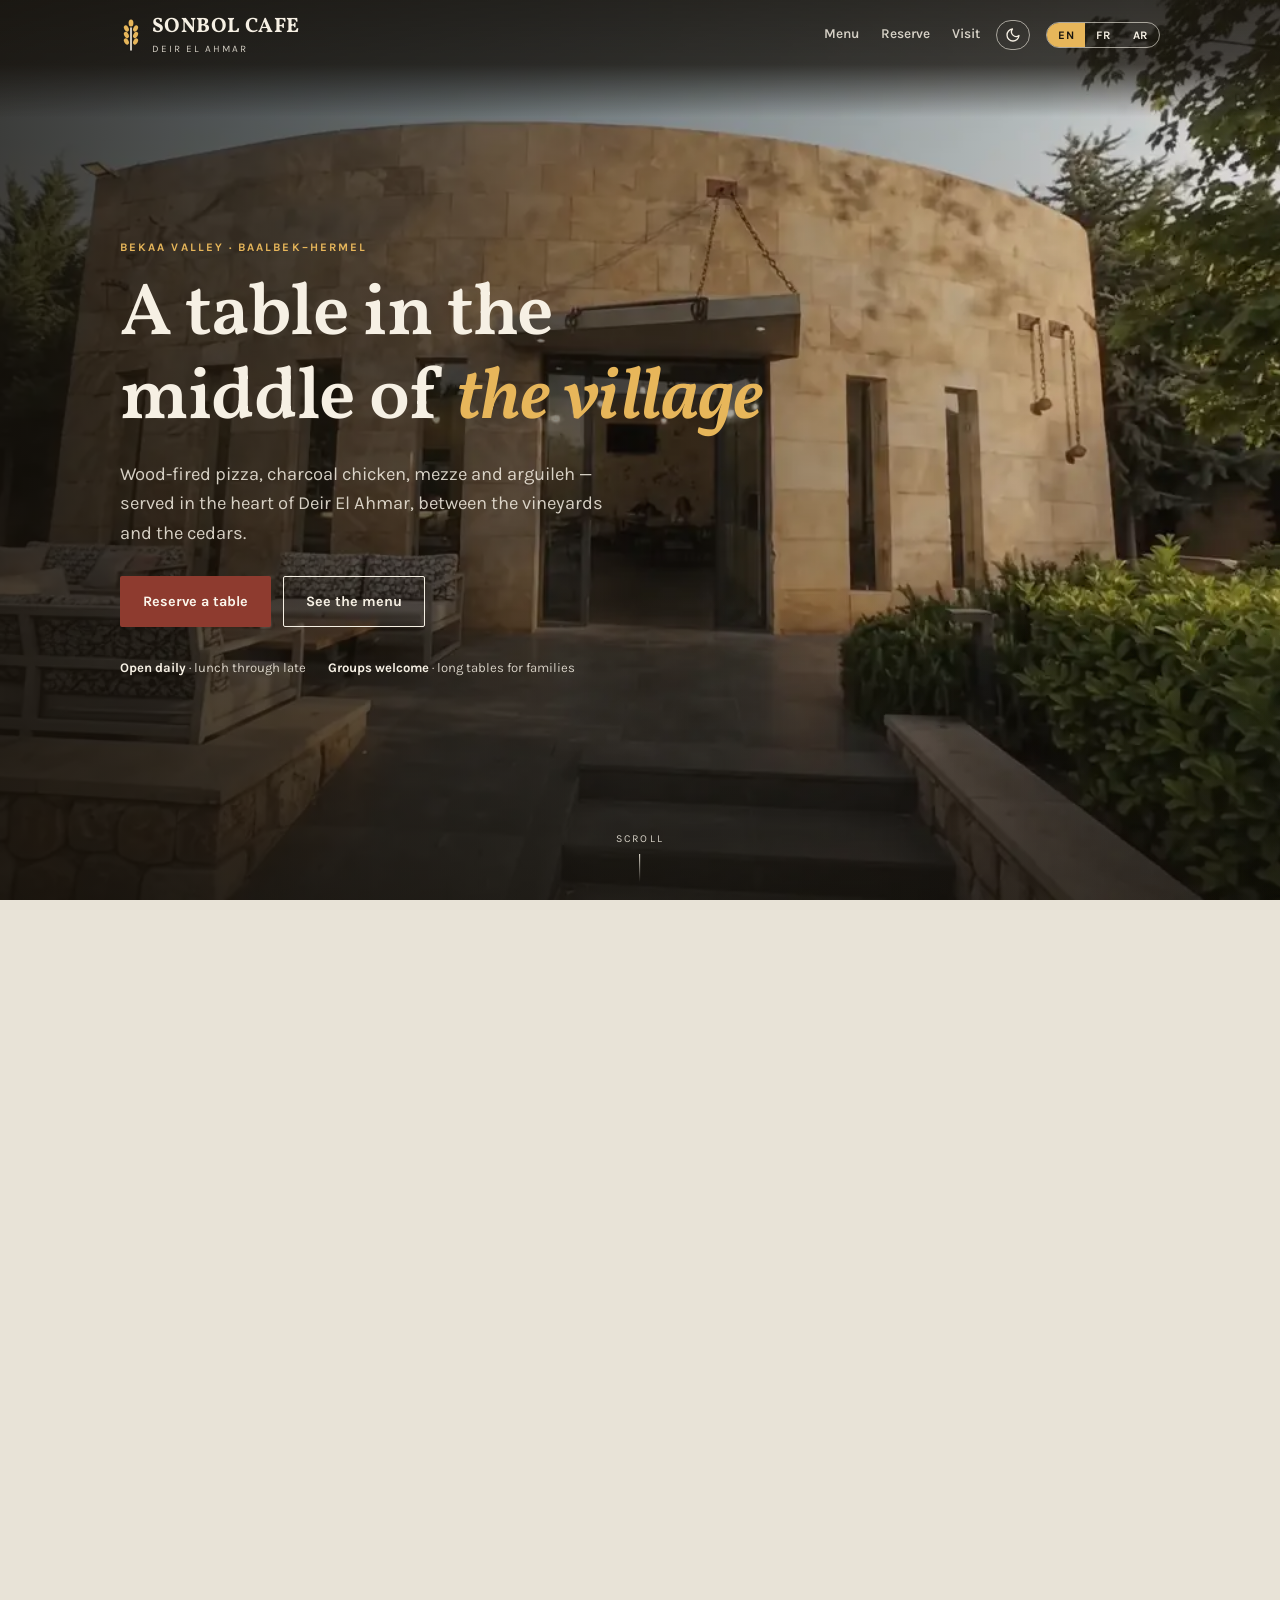
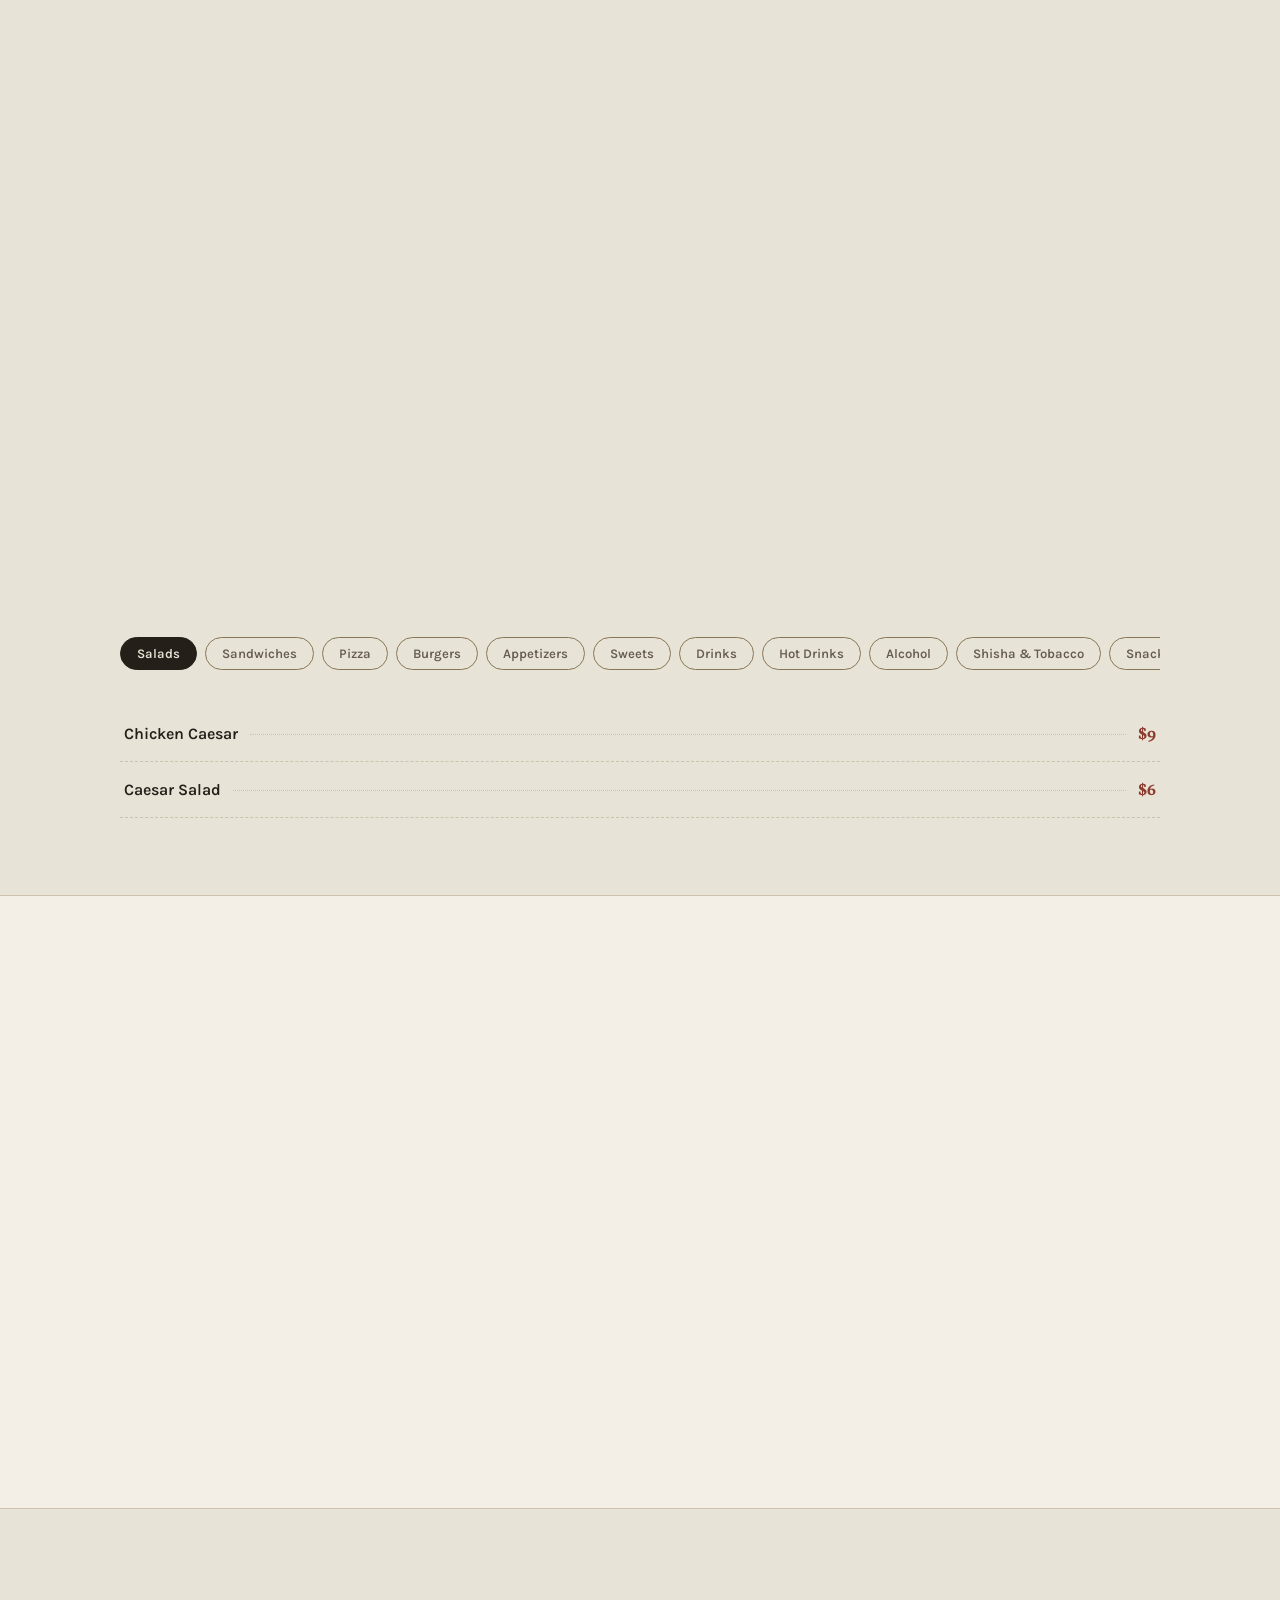
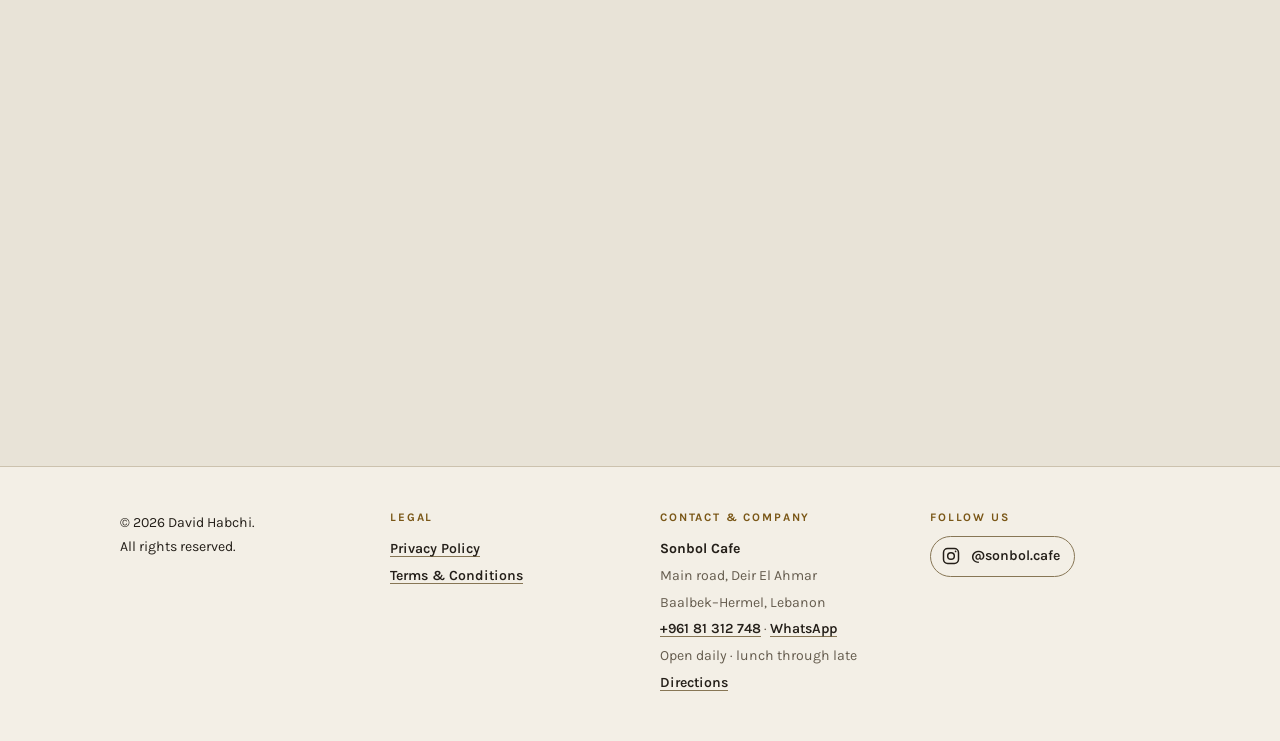
<file: index.html>
<!doctype html>
<html lang="en"><head><meta charset="utf-8"><meta name="viewport" content="width=device-width,initial-scale=1,viewport-fit=cover"><title>Sonbol Cafe Deir El Ahmar</title>
<link rel="canonical" href="https://sonbol.cafe/">
<!-- first frame of the walk-in: the first thing on screen, so fetch it before anything else -->
<link rel="preload" as="image" href="assets/frames/f001.webp" media="not all and (max-aspect-ratio: 3/4)" fetchpriority="high">
<link rel="preload" as="image" href="assets/frames-m/f001.webp" media="(max-aspect-ratio: 3/4)" fetchpriority="high">
<!-- fonts are served from this site (no third-party connection). The two used above
     the fold are preloaded; the rest download only if their characters appear. -->
<link rel="preload" as="font" type="font/woff2" href="assets/fonts/vollkorn-var-latin.woff2" crossorigin>
<link rel="preload" as="font" type="font/woff2" href="assets/fonts/karla-var-latin.woff2" crossorigin>
<!-- without scripts nothing switches the header out of its over-the-video look, so let it scroll away with the video -->
<noscript><style>html #bar{position:absolute}</style></noscript>
<!-- theme:start -->
<style>
/* Shared by every page: brand fonts and the theme tokens.
   Check contrast after changing colours:  python3 tools/check-contrast.py */

@font-face{font-family:'Karla';font-style:normal;font-weight:400;font-display:swap;src:url(assets/fonts/karla-var-latin-ext.woff2) format('woff2');unicode-range:U+0100-02BA, U+02BD-02C5, U+02C7-02CC, U+02CE-02D7, U+02DD-02FF, U+0304, U+0308, U+0329, U+1D00-1DBF, U+1E00-1E9F, U+1EF2-1EFF, U+2020, U+20A0-20AB, U+20AD-20C4, U+2113, U+2C60-2C7F, U+A720-A7FF}
@font-face{font-family:'Karla';font-style:normal;font-weight:400;font-display:swap;src:url(assets/fonts/karla-var-latin.woff2) format('woff2');unicode-range:U+0000-00FF, U+0131, U+0152-0153, U+02BB-02BC, U+02C6, U+02DA, U+02DC, U+0304, U+0308, U+0329, U+2000-206F, U+20AC, U+2122, U+2191, U+2193, U+2212, U+2215, U+FEFF, U+FFFD}
@font-face{font-family:'Karla';font-style:normal;font-weight:600;font-display:swap;src:url(assets/fonts/karla-var-latin-ext.woff2) format('woff2');unicode-range:U+0100-02BA, U+02BD-02C5, U+02C7-02CC, U+02CE-02D7, U+02DD-02FF, U+0304, U+0308, U+0329, U+1D00-1DBF, U+1E00-1E9F, U+1EF2-1EFF, U+2020, U+20A0-20AB, U+20AD-20C4, U+2113, U+2C60-2C7F, U+A720-A7FF}
@font-face{font-family:'Karla';font-style:normal;font-weight:600;font-display:swap;src:url(assets/fonts/karla-var-latin.woff2) format('woff2');unicode-range:U+0000-00FF, U+0131, U+0152-0153, U+02BB-02BC, U+02C6, U+02DA, U+02DC, U+0304, U+0308, U+0329, U+2000-206F, U+20AC, U+2122, U+2191, U+2193, U+2212, U+2215, U+FEFF, U+FFFD}
@font-face{font-family:'Karla';font-style:normal;font-weight:700;font-display:swap;src:url(assets/fonts/karla-var-latin-ext.woff2) format('woff2');unicode-range:U+0100-02BA, U+02BD-02C5, U+02C7-02CC, U+02CE-02D7, U+02DD-02FF, U+0304, U+0308, U+0329, U+1D00-1DBF, U+1E00-1E9F, U+1EF2-1EFF, U+2020, U+20A0-20AB, U+20AD-20C4, U+2113, U+2C60-2C7F, U+A720-A7FF}
@font-face{font-family:'Karla';font-style:normal;font-weight:700;font-display:swap;src:url(assets/fonts/karla-var-latin.woff2) format('woff2');unicode-range:U+0000-00FF, U+0131, U+0152-0153, U+02BB-02BC, U+02C6, U+02DA, U+02DC, U+0304, U+0308, U+0329, U+2000-206F, U+20AC, U+2122, U+2191, U+2193, U+2212, U+2215, U+FEFF, U+FFFD}
@font-face{font-family:'Noto Kufi Arabic';font-style:normal;font-weight:400;font-display:swap;src:url(assets/fonts/noto-kufi-arabic-var-arabic.woff2) format('woff2');unicode-range:U+0600-06FF, U+0750-077F, U+0870-0891, U+0897-08E1, U+08E3-08FF, U+200C-200E, U+2010-2011, U+204F, U+2E41, U+FB50-FDFF, U+FE70-FE74, U+FE76-FEFC, U+102E0-102FB, U+10E60-10E7E, U+10EC2-10EC7, U+10EC9-10EEE, U+10EF0-10EFF, U+1EE00-1EE03, U+1EE05-1EE1F, U+1EE21-1EE22, U+1EE24, U+1EE27, U+1EE29-1EE32, U+1EE34-1EE37, U+1EE39, U+1EE3B, U+1EE42, U+1EE47, U+1EE49, U+1EE4B, U+1EE4D-1EE4F, U+1EE51-1EE52, U+1EE54, U+1EE57, U+1EE59, U+1EE5B, U+1EE5D, U+1EE5F, U+1EE61-1EE62, U+1EE64, U+1EE67-1EE6A, U+1EE6C-1EE72, U+1EE74-1EE77, U+1EE79-1EE7C, U+1EE7E, U+1EE80-1EE89, U+1EE8B-1EE9B, U+1EEA1-1EEA3, U+1EEA5-1EEA9, U+1EEAB-1EEBB, U+1EEF0-1EEF1}
@font-face{font-family:'Noto Kufi Arabic';font-style:normal;font-weight:400;font-display:swap;src:url(assets/fonts/noto-kufi-arabic-var-latin-ext.woff2) format('woff2');unicode-range:U+0100-02BA, U+02BD-02C5, U+02C7-02CC, U+02CE-02D7, U+02DD-02FF, U+0304, U+0308, U+0329, U+1D00-1DBF, U+1E00-1E9F, U+1EF2-1EFF, U+2020, U+20A0-20AB, U+20AD-20C4, U+2113, U+2C60-2C7F, U+A720-A7FF}
@font-face{font-family:'Noto Kufi Arabic';font-style:normal;font-weight:400;font-display:swap;src:url(assets/fonts/noto-kufi-arabic-var-latin.woff2) format('woff2');unicode-range:U+0000-00FF, U+0131, U+0152-0153, U+02BB-02BC, U+02C6, U+02DA, U+02DC, U+0304, U+0308, U+0329, U+2000-206F, U+20AC, U+2122, U+2191, U+2193, U+2212, U+2215, U+FEFF, U+FFFD}
@font-face{font-family:'Noto Kufi Arabic';font-style:normal;font-weight:700;font-display:swap;src:url(assets/fonts/noto-kufi-arabic-var-arabic.woff2) format('woff2');unicode-range:U+0600-06FF, U+0750-077F, U+0870-0891, U+0897-08E1, U+08E3-08FF, U+200C-200E, U+2010-2011, U+204F, U+2E41, U+FB50-FDFF, U+FE70-FE74, U+FE76-FEFC, U+102E0-102FB, U+10E60-10E7E, U+10EC2-10EC7, U+10EC9-10EEE, U+10EF0-10EFF, U+1EE00-1EE03, U+1EE05-1EE1F, U+1EE21-1EE22, U+1EE24, U+1EE27, U+1EE29-1EE32, U+1EE34-1EE37, U+1EE39, U+1EE3B, U+1EE42, U+1EE47, U+1EE49, U+1EE4B, U+1EE4D-1EE4F, U+1EE51-1EE52, U+1EE54, U+1EE57, U+1EE59, U+1EE5B, U+1EE5D, U+1EE5F, U+1EE61-1EE62, U+1EE64, U+1EE67-1EE6A, U+1EE6C-1EE72, U+1EE74-1EE77, U+1EE79-1EE7C, U+1EE7E, U+1EE80-1EE89, U+1EE8B-1EE9B, U+1EEA1-1EEA3, U+1EEA5-1EEA9, U+1EEAB-1EEBB, U+1EEF0-1EEF1}
@font-face{font-family:'Noto Kufi Arabic';font-style:normal;font-weight:700;font-display:swap;src:url(assets/fonts/noto-kufi-arabic-var-latin-ext.woff2) format('woff2');unicode-range:U+0100-02BA, U+02BD-02C5, U+02C7-02CC, U+02CE-02D7, U+02DD-02FF, U+0304, U+0308, U+0329, U+1D00-1DBF, U+1E00-1E9F, U+1EF2-1EFF, U+2020, U+20A0-20AB, U+20AD-20C4, U+2113, U+2C60-2C7F, U+A720-A7FF}
@font-face{font-family:'Noto Kufi Arabic';font-style:normal;font-weight:700;font-display:swap;src:url(assets/fonts/noto-kufi-arabic-var-latin.woff2) format('woff2');unicode-range:U+0000-00FF, U+0131, U+0152-0153, U+02BB-02BC, U+02C6, U+02DA, U+02DC, U+0304, U+0308, U+0329, U+2000-206F, U+20AC, U+2122, U+2191, U+2193, U+2212, U+2215, U+FEFF, U+FFFD}
@font-face{font-family:'Vollkorn';font-style:italic;font-weight:600;font-display:swap;src:url(assets/fonts/vollkorn-italic-latin-ext.woff2) format('woff2');unicode-range:U+0100-02BA, U+02BD-02C5, U+02C7-02CC, U+02CE-02D7, U+02DD-02FF, U+0304, U+0308, U+0329, U+1D00-1DBF, U+1E00-1E9F, U+1EF2-1EFF, U+2020, U+20A0-20AB, U+20AD-20C4, U+2113, U+2C60-2C7F, U+A720-A7FF}
@font-face{font-family:'Vollkorn';font-style:italic;font-weight:600;font-display:swap;src:url(assets/fonts/vollkorn-italic-latin.woff2) format('woff2');unicode-range:U+0000-00FF, U+0131, U+0152-0153, U+02BB-02BC, U+02C6, U+02DA, U+02DC, U+0304, U+0308, U+0329, U+2000-206F, U+20AC, U+2122, U+2191, U+2193, U+2212, U+2215, U+FEFF, U+FFFD}
@font-face{font-family:'Vollkorn';font-style:normal;font-weight:600;font-display:swap;src:url(assets/fonts/vollkorn-var-latin-ext.woff2) format('woff2');unicode-range:U+0100-02BA, U+02BD-02C5, U+02C7-02CC, U+02CE-02D7, U+02DD-02FF, U+0304, U+0308, U+0329, U+1D00-1DBF, U+1E00-1E9F, U+1EF2-1EFF, U+2020, U+20A0-20AB, U+20AD-20C4, U+2113, U+2C60-2C7F, U+A720-A7FF}
@font-face{font-family:'Vollkorn';font-style:normal;font-weight:600;font-display:swap;src:url(assets/fonts/vollkorn-var-latin.woff2) format('woff2');unicode-range:U+0000-00FF, U+0131, U+0152-0153, U+02BB-02BC, U+02C6, U+02DA, U+02DC, U+0304, U+0308, U+0329, U+2000-206F, U+20AC, U+2122, U+2191, U+2193, U+2212, U+2215, U+FEFF, U+FFFD}
@font-face{font-family:'Vollkorn';font-style:normal;font-weight:700;font-display:swap;src:url(assets/fonts/vollkorn-var-latin-ext.woff2) format('woff2');unicode-range:U+0100-02BA, U+02BD-02C5, U+02C7-02CC, U+02CE-02D7, U+02DD-02FF, U+0304, U+0308, U+0329, U+1D00-1DBF, U+1E00-1E9F, U+1EF2-1EFF, U+2020, U+20A0-20AB, U+20AD-20C4, U+2113, U+2C60-2C7F, U+A720-A7FF}
@font-face{font-family:'Vollkorn';font-style:normal;font-weight:700;font-display:swap;src:url(assets/fonts/vollkorn-var-latin.woff2) format('woff2');unicode-range:U+0000-00FF, U+0131, U+0152-0153, U+02BB-02BC, U+02C6, U+02DA, U+02DC, U+0304, U+0308, U+0329, U+2000-206F, U+20AC, U+2122, U+2191, U+2193, U+2212, U+2215, U+FEFF, U+FFFD}

/* ===================== THEME SYSTEM =====================
   Three layers:
   1. Palette  – raw brand colours. Components never use these directly.
   2. Semantic – what a colour is FOR (--color-text, --color-action, ...).
                 Each theme is one block that sets every semantic token.
   3. Media    – text and controls drawn over the walk-in video. The video
                 looks the same in every theme, so these are fixed.

   Choosing a theme (no JavaScript needed to render):
   - no theme class on <html>  -> follows the OS setting (light or dark)
   - <html class="theme-dark"> / "theme-light" -> forced by the visitor's toggle
   Adding a theme: copy a semantic block, name it .theme-<name>, change values,
   then run tools/check-contrast.py. Nothing else needs to change.
   Every text pairing below is >= 4.5:1 (WCAG AA), every control border and
   focus ring >= 3:1 against what it sits on, in both themes. */

/* 1. Palette */
:root{
  --palette-plaster:#F3EFE6;   --palette-limestone:#E8E3D7;  --palette-dust:#DFD8C8;
  --palette-sand:#CCC2AE;      --palette-clay:#877655;       --palette-earth:#655C4E;
  --palette-ink:#241F19;
  --palette-night:#17150F;     --palette-night-2:#201D16;    --palette-night-3:#2A261D;
  --palette-night-line:#39342A; --palette-night-clay:#7C715B; --palette-ash:#A1977F;
  --palette-bone:#EFE9DB;
  --palette-wheat:#B07E22;     --palette-wheat-deep:#7A5717; --palette-wheat-light:#D7A647;
  --palette-wheat-glow:#E7B65A;
  --palette-ember:#8E3B2F;     --palette-ember-bright:#B75039; --palette-ember-light:#CE7763;
  --palette-cream:#F6F0E4;     --palette-cream-bright:#FBF6EC; --palette-soot:#1B1710;
  --palette-scrim-rgb:20 16 10;

  --display:'Vollkorn',Georgia,'Times New Roman',serif;
  --body:'Karla',system-ui,-apple-system,'Segoe UI',sans-serif;
  --arabic:'Noto Kufi Arabic','Segoe UI',system-ui,sans-serif;
}

/* 2a. Light (default) */
:root, .theme-light{
  color-scheme:light;
  --color-bg:var(--palette-limestone);           /* page */
  --color-surface:var(--palette-plaster);        /* bands, cards */
  --color-surface-alt:var(--palette-dust);       /* set-menu panel, booking recap */
  --color-text:var(--palette-ink);               /* 11.5–14.2:1 */
  --color-text-muted:var(--palette-earth);       /* 4.6–5.7:1 */
  --color-text-accent:var(--palette-wheat-deep); /* eyebrows, labels: 4.6–5.7:1 */
  --color-text-emphasis:var(--palette-ember);    /* prices: 5.3–6.5:1 */
  --color-border:var(--palette-sand);            /* decorative dividers (no contrast need) */
  --color-border-control:var(--palette-clay);    /* inputs, tabs, toggles: 3.1–3.9:1 */
  --color-accent:var(--palette-wheat);           /* decorative wheat: dots, logo, rules */
  --color-focus:var(--palette-wheat-deep);       /* focus ring: >= 4.6:1 */
  --color-action:var(--palette-ember);           /* primary button */
  --color-on-action:var(--palette-cream-bright); /* 6.9:1 */
  --color-selected:var(--palette-ink);           /* selected menu tab */
  --color-on-selected:var(--palette-limestone);  /* 12.8:1 */
  --color-toggle:var(--palette-wheat-deep);      /* active language */
  --color-on-toggle:var(--palette-cream-bright);
  --color-shadow:rgba(36,31,25,.10);
  --icon-to-dark:block; --icon-to-light:none;    /* theme button shows a moon */
}

/* 2b. Dark – forced by the toggle */
.theme-dark{
  color-scheme:dark;
  --color-bg:var(--palette-night);
  --color-surface:var(--palette-night-2);
  --color-surface-alt:var(--palette-night-3);
  --color-text:var(--palette-bone);              /* 12.5–15.1:1 */
  --color-text-muted:var(--palette-ash);         /* 5.2–6.3:1 */
  --color-text-accent:var(--palette-wheat-light);/* 6.8–8.2:1 */
  --color-text-emphasis:var(--palette-ember-light); /* 4.6–5.5:1 */
  --color-border:var(--palette-night-line);
  --color-border-control:var(--palette-night-clay); /* 3.1–3.7:1 */
  --color-accent:var(--palette-wheat-light);
  --color-focus:var(--palette-wheat-light);
  --color-action:var(--palette-ember-bright);
  --color-on-action:var(--palette-cream-bright); /* 4.6:1 */
  --color-selected:var(--palette-bone);
  --color-on-selected:var(--palette-night);
  --color-toggle:var(--palette-wheat-light);
  --color-on-toggle:var(--palette-soot);         /* 8.0:1 */
  --color-shadow:rgba(0,0,0,.45);
  --icon-to-dark:none; --icon-to-light:block;    /* theme button shows a sun */
}
/* 2c. Dark – from the OS setting when the visitor hasn't chosen. Must mirror 2b. */
@media (prefers-color-scheme:dark){
  :root:not([class*="theme-"]){
    color-scheme:dark;
    --color-bg:var(--palette-night);
    --color-surface:var(--palette-night-2);
    --color-surface-alt:var(--palette-night-3);
    --color-text:var(--palette-bone);
    --color-text-muted:var(--palette-ash);
    --color-text-accent:var(--palette-wheat-light);
    --color-text-emphasis:var(--palette-ember-light);
    --color-border:var(--palette-night-line);
    --color-border-control:var(--palette-night-clay);
    --color-accent:var(--palette-wheat-light);
    --color-focus:var(--palette-wheat-light);
    --color-action:var(--palette-ember-bright);
    --color-on-action:var(--palette-cream-bright);
    --color-selected:var(--palette-bone);
    --color-on-selected:var(--palette-night);
    --color-toggle:var(--palette-wheat-light);
    --color-on-toggle:var(--palette-soot);
    --color-shadow:rgba(0,0,0,.45);
    --icon-to-dark:none; --icon-to-light:block;
  }
}

/* 3. Media – over the walk-in video, identical in every theme */
:root{
  --color-media-bg:var(--palette-night);
  --media-scrim:var(--palette-scrim-rgb);        /* used as rgb(var(--media-scrim) / alpha) */
  --color-on-media:var(--palette-cream);
  --color-on-media-muted:rgb(246 240 228 / .84);
  --color-media-accent:var(--palette-wheat-glow);
  --color-on-media-accent:var(--palette-soot);
  --color-media-border:rgb(246 240 228 / .6);
}
</style>
<!-- theme:end -->
</head>
<body>

<style>
/* Layout: one continuous scroll through stone-coloured bands — hero, table, menu, booking, visit.
   A wheat stalk (sonbol) rules the section breaks. Menu is a sticky-tab ledger, not cards. */

*{box-sizing:border-box}
html{scroll-padding-top:calc(env(safe-area-inset-top,0px) + 72px)}
img{max-width:100%}
[hidden]{display:none!important}
body{
  background:var(--color-bg); color:var(--color-text);
  font-family:var(--body); font-size:16px; line-height:1.6;
  margin:0; overflow-x:hidden;
  -webkit-font-smoothing:antialiased;
}
html[dir="rtl"] body{font-family:var(--arabic)}
h1,h2,h3,h4{font-family:var(--display); font-weight:600; text-wrap:balance; margin:0; line-height:1.15}
html[dir="rtl"] h1,html[dir="rtl"] h2,html[dir="rtl"] h3,html[dir="rtl"] h4{font-family:var(--arabic); font-weight:700}
p{margin:0}
a{color:inherit}
button{font-family:inherit; font-size:inherit; color:inherit; cursor:pointer}
:focus-visible{outline:2px solid var(--color-focus); outline-offset:3px; border-radius:2px}

.wrap{width:100%; max-width:1080px; margin-inline:auto; padding-inline:20px}
.eyebrow{
  font-size:.72rem; letter-spacing:.18em; text-transform:uppercase;
  font-weight:700; color:var(--color-text-accent);
}
html[dir="rtl"] .eyebrow{letter-spacing:0}

/* ---------- top bar ---------- */
#bar{
  position:fixed; inset-inline:0; top:0; padding-top:env(safe-area-inset-top,0px); z-index:50;
  background:color-mix(in srgb, var(--color-bg) 88%, transparent);
  backdrop-filter:blur(10px); -webkit-backdrop-filter:blur(10px);
  border-bottom:1px solid var(--color-border);
  transition:background .35s, border-color .35s, color .35s;
}
/* while the walk-in plays, the header sits inside the video */
#bar.over{background:transparent; border-color:transparent; backdrop-filter:none; -webkit-backdrop-filter:none; color:var(--color-on-media)}
#bar.over .mark span,#bar.over .navlinks a{color:var(--color-on-media-muted)}
#bar.over .mark b{color:var(--color-on-media)}
#bar.over .navlinks a:hover{color:var(--color-on-media); border-color:var(--color-media-accent)}
#bar.over .langs,#bar.over .scheme-toggle{border-color:var(--color-media-border)}
#bar.over .langs button,#bar.over .scheme-toggle{color:var(--color-on-media)}
#bar.over .langs button[aria-pressed="true"]{background:var(--color-media-accent); color:var(--color-on-media-accent)}
#bar.over::before{
  content:""; position:absolute; inset:0 0 -48px; z-index:-1; pointer-events:none;
  /* dark enough behind the header text for 4.5:1 even when ceiling lights pass behind it */
  background:linear-gradient(rgb(var(--media-scrim) / .82) 0%, rgb(var(--media-scrim) / .74) 55%, transparent 100%);
}
.bar-in{
  display:flex; align-items:center; gap:16px;
  padding-block:12px; min-height:60px;
}
.mark{display:flex; align-items:center; gap:10px; text-decoration:none; margin-inline-end:auto}
.mark svg{flex:none; color:var(--color-text)}
.mark svg .ears{color:var(--color-accent)}
#bar.over .mark svg{color:var(--color-on-media)}
#bar.over .mark svg .ears{color:var(--color-media-accent)}
.mark b{font-family:var(--display); font-size:1.3rem; letter-spacing:.02em; font-weight:700; color:var(--color-text)}
.mark b{white-space:nowrap}
@media (max-width:420px){.bar-in{gap:10px} .mark{gap:8px} .mark b{font-size:1.12rem} .langs button{padding-inline:9px}}
.mark span{display:block; font-size:.62rem; letter-spacing:.2em; text-transform:uppercase; color:var(--color-text-muted); margin-top:-2px}
html[dir="rtl"] .mark span{letter-spacing:0}

.navlinks{display:flex; gap:22px}
.navlinks a{
  text-decoration:none; font-size:.85rem; font-weight:600; color:var(--color-text-muted);
  padding-block:4px; border-bottom:2px solid transparent; transition:color .2s,border-color .2s;
}
.navlinks a:hover{color:var(--color-text); border-color:var(--color-accent)}
@media (max-width:860px){.navlinks{display:none}}

.scheme-toggle{
  display:grid; place-items:center; width:34px; height:30px; flex:none; padding:0;
  background:none; border:1px solid var(--color-border-control); border-radius:999px;
  color:var(--color-text); transition:color .2s,border-color .2s;
}
.scheme-toggle:hover{border-color:var(--color-focus)}
.scheme-toggle .i-moon{display:var(--icon-to-dark)}
.scheme-toggle .i-sun{display:var(--icon-to-light)}
.sr-only{position:absolute; width:1px; height:1px; padding:0; margin:-1px; overflow:hidden; clip:rect(0 0 0 0); white-space:nowrap; border:0}
.langs{display:flex; border:1px solid var(--color-border-control); border-radius:999px; overflow:hidden; flex:none}
.langs button{
  background:none; border:0; padding:5px 11px; font-size:.72rem; font-weight:700;
  letter-spacing:.06em; color:var(--color-text-muted); transition:background .2s,color .2s;
}
.langs button[aria-pressed="true"]{background:var(--color-toggle); color:var(--color-on-toggle)}

/* ---------- hero ---------- */
.hero-in{position:relative; z-index:1; padding-block:96px clamp(48px,7vw,84px)}
@media (max-width:820px){.hero-in{padding-bottom:40px}}
.hero h1{font-size:clamp(2.6rem,7vw,4.6rem); letter-spacing:-.015em; margin-block:14px 18px}
.hero h1 em{font-style:italic; color:var(--color-text-emphasis)}
.hero .lede{font-size:clamp(1rem,1.9vw,1.15rem); color:var(--color-text-muted); max-width:46ch}
.hero-cta{display:flex; flex-wrap:wrap; gap:12px; margin-top:28px}
.btn{
  display:inline-flex; align-items:center; gap:8px;
  padding:13px 22px; border-radius:2px; border:1px solid transparent;
  font-weight:700; font-size:.9rem; text-decoration:none; transition:transform .15s,background .2s,color .2s;
}
.btn:hover{transform:translateY(-2px)}
.btn-fill{background:var(--color-action); color:var(--color-on-action)}
.btn-line{border-color:var(--color-text); color:var(--color-text)}
.btn-line:hover{background:var(--color-text); color:var(--color-bg)}

.badge-row{display:flex; flex-wrap:wrap; gap:10px 22px; margin-top:30px; font-size:.82rem; color:var(--color-text-muted)}
.badge-row b{color:var(--color-text); font-weight:700}

/* ---------- scroll video (hero) ----------
   The hero is a tall track; its inner stage sticks to the viewport while the
   video's playhead follows scroll progress, so scrolling walks you into the café. */
#hero.scrolly{position:relative; height:240vh; padding:0}
/* phones: a shorter track, so a couple of thumb swipes walk you in */
@media (max-aspect-ratio:3/4){#hero.scrolly{height:165vh}}
.stage{
  position:sticky; top:0; height:100vh; height:100svh; overflow:hidden;
  display:flex; flex-direction:column; justify-content:center;
  background:var(--color-media-bg) url(assets/frames/f001.webp) center/cover no-repeat;
}
@media (max-aspect-ratio:3/4){.stage{background-image:url(assets/frames-m/f001.webp)}}
.stage canvas{position:absolute; inset:0; width:100%; height:100%; display:block}
.stage .shade{
  position:absolute; inset:0; pointer-events:none;
  background:
    linear-gradient(90deg, rgb(var(--media-scrim) / .78) 0%, rgb(var(--media-scrim) / .45) 48%, rgb(var(--media-scrim) / .10) 100%),
    linear-gradient(0deg, rgb(var(--media-scrim) / .55) 0%, transparent 35%);
}
@media (max-width:820px){
  .stage .shade{background:linear-gradient(0deg, rgb(var(--media-scrim) / .85) 0%, rgb(var(--media-scrim) / .45) 55%, rgb(var(--media-scrim) / .25) 100%)}
  .stage{justify-content:flex-end; padding-bottom:56px}
}
.stage .hero-in{width:100%; will-change:opacity,transform}
.stage .hero{color:var(--color-on-media)}
.stage .hero .lede{color:var(--color-on-media-muted)}
.stage .hero h1 em{color:var(--color-media-accent)}
.stage .eyebrow{color:var(--color-media-accent)}
.stage .btn-line{border-color:var(--color-on-media); color:var(--color-on-media)}
.stage .btn-line:hover{background:var(--color-on-media); color:var(--color-media-bg)}
.stage .badge-row{color:var(--color-on-media-muted)}
.stage .badge-row b{color:var(--color-on-media)}

.step-in{
  position:absolute; inset-inline:0; bottom:14vh; text-align:center; pointer-events:none;
  font-family:var(--display); font-style:italic; font-weight:600; color:var(--color-on-media);
  font-size:clamp(2rem,6vw,4rem); text-shadow:0 2px 24px rgb(var(--media-scrim) / .6);
  opacity:0; will-change:opacity,transform;
}
html[dir="rtl"] .step-in{font-family:var(--arabic); font-style:normal}
.scroll-cue{
  position:absolute; left:50%; bottom:18px; transform:translateX(-50%);
  display:grid; justify-items:center; gap:6px; pointer-events:none;
  font-size:.66rem; letter-spacing:.2em; text-transform:uppercase; color:var(--color-on-media-muted);
}
html[dir="rtl"] .scroll-cue{letter-spacing:0}
.scroll-cue i{width:1px; height:28px; background:linear-gradient(var(--color-on-media),transparent); animation:cue 1.8s ease-in-out infinite}
@keyframes cue{0%{transform:scaleY(0); transform-origin:top}50%{transform:scaleY(1); transform-origin:top}51%{transform-origin:bottom}100%{transform:scaleY(0); transform-origin:bottom}}

/* reduced motion: no scrubbing, a normal one-screen hero over the first frame */
@media (prefers-reduced-motion:reduce){
  #hero.scrolly{height:auto}
  .stage{position:relative; min-height:100svh}
  .scroll-cue,.step-in{display:none}
}

/* ---------- stalk divider ---------- */
.stalk{display:flex; align-items:center; gap:14px; color:var(--color-border)}
.stalk::before,.stalk::after{content:""; height:1px; background:currentColor; flex:1}
.stalk svg{flex:none; color:var(--color-accent)}

/* ---------- sections ---------- */
section{padding-block:clamp(48px,6vw,80px)}
/* sections below the walk-in skip layout and paint until they near the screen;
   the size hint keeps the scrollbar and #anchor jumps stable meanwhile */
#menu,#book,#visit{content-visibility:auto; contain-intrinsic-size:auto 900px}
.band{background:var(--color-surface); border-block:1px solid var(--color-border)}

/* ---------- menu ---------- */
.menu-tabs{
  display:flex; gap:8px; overflow-x:auto; padding-bottom:12px; margin-bottom:8px;
  scrollbar-width:thin; -webkit-overflow-scrolling:touch;
}
.menu-tabs button{
  flex:none; background:none; border:1px solid var(--color-border-control); border-radius:999px;
  padding:8px 16px; font-size:.82rem; font-weight:600; color:var(--color-text-muted);
  white-space:nowrap; transition:all .18s;
}
.menu-tabs button:hover{border-color:var(--color-focus); color:var(--color-text)}
.menu-tabs button[aria-selected="true"]{background:var(--color-selected); border-color:var(--color-selected); color:var(--color-on-selected)}

.menu-panel{padding-top:18px}
.menu-panel[hidden]{display:none!important}
.items{list-style:none; margin:0; padding:0; display:grid; gap:2px}
.items li{
  display:flex; align-items:baseline; gap:12px; min-width:0;
  padding:13px 4px; border-bottom:1px dashed var(--color-border);
}
.items .nm{font-weight:600; min-width:0}
.items .dots{flex:1; border-bottom:1px dotted var(--color-border); min-width:18px; transform:translateY(-4px)}
.items .pr{
  font-family:var(--display); font-weight:700; font-size:1.02rem; color:var(--color-text-emphasis);
  font-variant-numeric:tabular-nums; flex:none;
}


/* ---------- booking ---------- */
.book-grid{display:grid; grid-template-columns:1fr 1fr; gap:44px; align-items:start}
@media (max-width:820px){.book-grid{grid-template-columns:1fr; gap:32px}}
form{display:grid; gap:16px; min-width:0}
.row{display:grid; grid-template-columns:1fr 1fr; gap:14px}
@media (max-width:520px){.row{grid-template-columns:1fr}}
.field{display:grid; gap:6px; min-width:0}
.field label{font-size:.75rem; font-weight:700; letter-spacing:.1em; text-transform:uppercase; color:var(--color-text-muted)}
html[dir="rtl"] .field label{letter-spacing:0}
.field input,.field select,.field textarea{
  font-family:inherit; font-size:.95rem; color:var(--color-text);
  background:var(--color-bg); border:1px solid var(--color-border-control); border-radius:2px;
  padding:11px 13px; width:100%; min-width:0; transition:border-color .2s;
}
.field input:focus,.field select:focus,.field textarea:focus{border-color:var(--color-focus)}
.field textarea{resize:vertical; min-height:80px}
.form-note{font-size:.8rem; color:var(--color-text-muted)}
#confirm{
  background:var(--color-surface-alt); border:1px solid var(--color-accent); border-radius:3px;
  padding:20px; display:grid; gap:12px;
}
#confirm h3{font-size:1.15rem}
#confirm p{font-size:.9rem; color:var(--color-text-muted)}
.recap{
  font-family:var(--display); font-size:.95rem; background:var(--color-bg);
  border:1px solid var(--color-border); padding:14px; white-space:pre-wrap; word-break:break-word;
}
.confirm-actions{display:flex; flex-wrap:wrap; gap:10px}

/* visit */
.visit-card{background:var(--color-surface); border:1px solid var(--color-border); border-radius:3px; padding:26px; display:grid; gap:20px; align-content:start}
.visit-row{display:grid; gap:4px}
.visit-row .k{font-size:.72rem; letter-spacing:.14em; text-transform:uppercase; font-weight:700; color:var(--color-text-muted)}
html[dir="rtl"] .visit-row .k{letter-spacing:0}
.visit-row .v{font-family:var(--display); font-size:1.08rem; font-weight:600}
.copyline{display:flex; align-items:center; gap:10px; flex-wrap:wrap}
.copybtn{
  background:none; border:1px solid var(--color-border-control); border-radius:2px; padding:4px 10px;
  font-size:.72rem; font-weight:700; color:var(--color-text-muted); transition:all .18s;
}
.copybtn:hover{border-color:var(--color-focus); color:var(--color-text)}

/* footer */
.site-foot{background:var(--color-surface); border-top:1px solid var(--color-border); padding-block:44px; font-size:.88rem; color:var(--color-text-muted)}
/* columns read in order: copyright, legal, contact & company, socials */
.foot-grid{display:grid; grid-template-columns:repeat(auto-fit,minmax(190px,1fr)); gap:30px 40px; align-items:start}
.foot-h{font-family:var(--body); font-size:.72rem; font-weight:700; letter-spacing:.16em; text-transform:uppercase; color:var(--color-text-accent); margin-bottom:12px}
html[dir="rtl"] .foot-h{letter-spacing:0; font-family:var(--arabic)}
.foot-copy{color:var(--color-text); line-height:1.7}
.foot-list{list-style:none; margin:0; padding:0; font-style:normal; line-height:1.9}
.foot-list b{color:var(--color-text)}
.site-foot a{color:var(--color-text); font-weight:600; text-decoration:underline; text-decoration-color:var(--color-border-control); text-underline-offset:3px}
.site-foot a:hover{color:var(--color-text-accent); text-decoration-color:currentColor}
.social{display:inline-flex; align-items:center; gap:10px; padding:8px 14px 8px 10px; border:1px solid var(--color-border-control); border-radius:999px; text-decoration:none!important}
.social:hover{border-color:var(--color-focus)}

@media (prefers-reduced-motion:reduce){*{animation:none!important; transition:none!important}.btn:hover{transform:none}}
</style>

<header id="bar" class="over">
  <div class="wrap bar-in">
    <a class="mark" href="#hero">
      <svg width="22" height="32" viewBox="0 0 22 32" fill="none" aria-hidden="true">
        <path d="M11 31V9" stroke="currentColor" stroke-width="1.6" stroke-linecap="round"/>
        <g fill="currentColor" class="ears">
          <ellipse cx="11" cy="4" rx="2.4" ry="3.6"/>
          <ellipse cx="6.4" cy="9.5" rx="2.2" ry="3.3" transform="rotate(-28 6.4 9.5)"/>
          <ellipse cx="15.6" cy="9.5" rx="2.2" ry="3.3" transform="rotate(28 15.6 9.5)"/>
          <ellipse cx="6.4" cy="16" rx="2.2" ry="3.3" transform="rotate(-28 6.4 16)"/>
          <ellipse cx="15.6" cy="16" rx="2.2" ry="3.3" transform="rotate(28 15.6 16)"/>
          <ellipse cx="6.4" cy="22.5" rx="2.2" ry="3.3" transform="rotate(-28 6.4 22.5)"/>
          <ellipse cx="15.6" cy="22.5" rx="2.2" ry="3.3" transform="rotate(28 15.6 22.5)"/>
        </g>
      </svg>
      <span style="display:block">
        <b>Sonbol Cafe</b>
        <span data-i18n="brandSub">Deir El Ahmar</span>
      </span>
    </a>
    <nav class="navlinks">
      <a href="#menu" data-i18n="navMenu">Menu</a>
      <a href="#book" data-i18n="navBook">Reserve</a>
      <a href="#visit" data-i18n="navVisit">Visit</a>
    </nav>
    <button type="button" class="scheme-toggle" id="themeBtn" aria-pressed="false">
      <span class="sr-only" data-i18n="themeLabel">Dark mode</span>
      <svg class="i-moon" width="16" height="16" viewBox="0 0 24 24" fill="none" stroke="currentColor" stroke-width="2" stroke-linecap="round" stroke-linejoin="round" aria-hidden="true"><path d="M21 12.8A9 9 0 1 1 11.2 3a7 7 0 0 0 9.8 9.8z"/></svg>
      <svg class="i-sun" width="16" height="16" viewBox="0 0 24 24" fill="none" stroke="currentColor" stroke-width="2" stroke-linecap="round" aria-hidden="true"><circle cx="12" cy="12" r="4"/><path d="M12 2v2M12 20v2M4.9 4.9l1.4 1.4M17.7 17.7l1.4 1.4M2 12h2M20 12h2M4.9 19.1l1.4-1.4M17.7 6.3l1.4-1.4"/></svg>
    </button>
    <div class="langs" role="group" aria-label="Language">
      <button type="button" data-lang="en" aria-pressed="true">EN</button>
      <button type="button" data-lang="fr" aria-pressed="false">FR</button>
      <button type="button" data-lang="ar" aria-pressed="false">AR</button>
    </div>
  </div>
</header>

<main>
<section id="hero" class="scrolly">
  <div class="stage">
  <canvas id="walkin" aria-hidden="true"></canvas>
  <div class="shade"></div>
  <div class="wrap hero-in" id="heroIn">
    <div class="hero">
      <span class="eyebrow" data-i18n="heroEyebrow">Bekaa Valley · Baalbek–Hermel</span>
      <h1><span data-i18n="heroTitle1">A table in the middle of</span> <em data-i18n="heroTitle2">the village</em></h1>
      <p class="lede" data-i18n="heroLede">Wood-fired pizza, charcoal chicken, mezze and arguileh — served in the heart of Deir El Ahmar, between the vineyards and the cedars.</p>
      <div class="hero-cta">
        <a class="btn btn-fill" href="#book" data-i18n="ctaBook">Reserve a table</a>
        <a class="btn btn-line" href="#menu" data-i18n="ctaMenu">See the menu</a>
      </div>
      <div class="badge-row">
        <span data-i18n="badgeOpen"><b>Open daily</b> · lunch through late</span>
        <span data-i18n="badgeGroups"><b>Groups welcome</b> · long tables for families</span>
      </div>
    </div>
  </div>
  <p class="step-in" id="stepIn" data-i18n="heroStep">Come in, your table is ready.</p>
  <div class="scroll-cue" id="cue" aria-hidden="true"><span data-i18n="heroScroll">Scroll</span><i></i></div>
  </div>
</section>

<section id="menu">
  <div class="wrap">
    <div class="menu-tabs" role="tablist" id="tabs"></div>
    <div id="panels"></div>
  </div>
</section>

<section id="book" class="band">
  <div class="wrap">
    <div class="book-grid">
      <div>
        <span class="eyebrow" data-i18n="bookEyebrow">Reservations</span>
        <h2 style="font-size:clamp(1.8rem,4vw,2.6rem);margin-block:10px 14px" data-i18n="bookTitle">Hold us a table</h2>
        <p style="color:var(--color-text-muted)" data-i18n="bookLede">Fill this in and we'll confirm by phone or WhatsApp. For parties over 10, give us a day's notice if you can.</p>
        <div style="margin-top:26px" class="visit-row">
          <span class="k" data-i18n="bookPhoneK">Or call us directly</span>
          <div class="copyline">
            <span class="v" id="phone2" dir="ltr">+961 81 312 748</span>
            <button type="button" class="copybtn" data-copy="+96181312748" data-i18n="copy">Copy</button>
          </div>
        </div>
      </div>

      <form id="resform" novalidate>
        <div class="row">
          <div class="field">
            <label for="rname" data-i18n="fName">Name</label>
            <input id="rname" name="name" required autocomplete="name">
          </div>
          <div class="field">
            <label for="rphone" data-i18n="fPhone">Phone</label>
            <input id="rphone" name="phone" required inputmode="tel" autocomplete="tel" placeholder="70 000 000">
          </div>
        </div>
        <div class="row">
          <div class="field">
            <label for="rdate" data-i18n="fDate">Date</label>
            <input id="rdate" name="date" type="date" required>
          </div>
          <div class="field">
            <label for="rtime" data-i18n="fTime">Time</label>
            <input id="rtime" name="time" type="time" required value="20:00">
          </div>
        </div>
        <div class="row">
          <div class="field">
            <label for="rguests" data-i18n="fGuests">Guests</label>
            <select id="rguests" name="guests">
              <option>2</option><option>3</option><option selected>4</option><option>5</option>
              <option>6</option><option>8</option><option>10</option><option>12</option>
              <option value="15+">15+</option>
            </select>
          </div>
          <div class="field">
            <label for="rarea" data-i18n="fArea">Seating</label>
            <select id="rarea" name="area">
              <option value="inside" data-i18n="optInside">Inside</option>
              <option value="terrace" data-i18n="optTerrace">Terrace</option>
            </select>
          </div>
        </div>
        <div class="field">
          <label for="rnote" data-i18n="fNote">Anything we should know</label>
          <textarea id="rnote" name="note" placeholder=""></textarea>
        </div>
        <button type="submit" class="btn btn-fill" style="justify-content:center" data-i18n="fSubmit">Request this table</button>
        <p class="form-note" data-i18n="fFoot">A request isn't a confirmation — we'll come back to you to lock it in.</p>
      </form>

      <div id="confirm" hidden>
        <h3 data-i18n="okTitle">Your request is ready to send</h3>
        <p data-i18n="okLede">Send it to us on WhatsApp, or copy the details and call. We'll confirm the table with you.</p>
        <div class="recap" id="recap"></div>
        <div class="confirm-actions">
          <a class="btn btn-fill" id="walink" href="#" target="_blank" rel="noopener" data-i18n="okWa">Send on WhatsApp</a>
          <button type="button" class="btn btn-line" id="copyrecap" data-i18n="okCopy">Copy details</button>
          <button type="button" class="btn btn-line" id="again" data-i18n="okAgain">Start over</button>
        </div>
      </div>
    </div>
  </div>
</section>

<section id="visit">
  <div class="wrap">
    <div class="stalk" style="margin-bottom:40px">
      <svg width="18" height="26" viewBox="0 0 22 32" fill="none" aria-hidden="true">
        <path d="M11 31V9" stroke="currentColor" stroke-width="1.6" stroke-linecap="round"/>
        <g fill="currentColor">
          <ellipse cx="11" cy="4" rx="2.4" ry="3.6"/>
          <ellipse cx="6.4" cy="11" rx="2.2" ry="3.3" transform="rotate(-28 6.4 11)"/>
          <ellipse cx="15.6" cy="11" rx="2.2" ry="3.3" transform="rotate(28 15.6 11)"/>
          <ellipse cx="6.4" cy="18" rx="2.2" ry="3.3" transform="rotate(-28 6.4 18)"/>
          <ellipse cx="15.6" cy="18" rx="2.2" ry="3.3" transform="rotate(28 15.6 18)"/>
        </g>
      </svg>
    </div>
    <div class="book-grid">
      <div>
        <span class="eyebrow" data-i18n="visitEyebrow">Visit</span>
        <h2 style="font-size:clamp(1.8rem,4vw,2.6rem);margin-block:10px 14px" data-i18n="visitTitle">Finding us</h2>
        <p style="color:var(--color-text-muted)" data-i18n="visitLede">We're in the middle of Deir El Ahmar village — 22 km north-west of Baalbek, about 100 km from Beirut. Easy to reach from the Cedars road, and ten minutes from Our Lady of Bechwat.</p>
        <div class="hero-cta">
          <a class="btn btn-line" href="https://maps.google.com/?cid=10095242434537142898" target="_blank" rel="noopener" data-i18n="visitMap">Open in Google Maps</a>
        </div>
      </div>
      <div class="visit-card">
        <div class="visit-row">
          <span class="k" data-i18n="vPhone">Phone &amp; WhatsApp</span>
          <div class="copyline">
            <span class="v" dir="ltr">+961 81 312 748</span>
            <button type="button" class="copybtn" data-copy="+96181312748" data-i18n="copy">Copy</button>
          </div>
        </div>
        <div class="visit-row">
          <span class="k" data-i18n="vWhere">Where</span>
          <span class="v" data-i18n="vWhereV">Main road, Deir El Ahmar<br>Baalbek–Hermel, Lebanon</span>
        </div>
        <div class="visit-row">
          <span class="k" data-i18n="vHours">Hours</span>
          <span class="v" data-i18n="vHoursV">Open daily · lunch through late</span>
        </div>
        <div class="visit-row">
          <span class="k" data-i18n="vGood">Good to know</span>
          <span class="v" style="font-family:var(--body);font-size:.92rem;font-weight:400;color:var(--color-text-muted)" data-i18n="vGoodV">Full bar · arguileh · large groups · parking on the street</span>
        </div>
      </div>
    </div>
  </div>
</section>
</main>

<footer class="site-foot">
  <div class="wrap foot-grid">
    <div class="foot-col">
      <p class="foot-copy"><span dir="ltr">&copy; <span id="yr">2026</span> David Habchi.</span><br><span data-i18n="footRights">All rights reserved.</span></p>
    </div>
    <nav class="foot-col" aria-labelledby="footLegalH">
      <h2 class="foot-h" id="footLegalH" data-i18n="footLegal">Legal</h2>
      <ul class="foot-list">
        <li><a href="privacy.html" data-i18n="footPrivacy">Privacy Policy</a></li>
        <li><a href="terms.html" data-i18n="footTerms">Terms &amp; Conditions</a></li>
      </ul>
    </nav>
    <div class="foot-col">
      <h2 class="foot-h" data-i18n="footContact">Contact &amp; company</h2>
      <address class="foot-list">
        <b>Sonbol Cafe</b><br>
        <span data-i18n="vWhereV">Main road, Deir El Ahmar<br>Baalbek–Hermel, Lebanon</span><br>
        <a href="tel:+96181312748" dir="ltr">+961 81 312 748</a> · <a href="https://wa.me/96181312748" target="_blank" rel="noopener">WhatsApp</a><br>
        <span data-i18n="vHoursV">Open daily · lunch through late</span><br>
        <a href="https://maps.google.com/?cid=10095242434537142898" target="_blank" rel="noopener" data-i18n="footMap">Directions</a>
      </address>
    </div>
    <div class="foot-col">
      <h2 class="foot-h" data-i18n="footFollow">Follow us</h2>
      <a class="social" href="https://www.instagram.com/sonbol.cafe/" target="_blank" rel="noopener">
        <svg width="20" height="20" viewBox="0 0 24 24" fill="none" stroke="currentColor" stroke-width="1.8" aria-hidden="true"><rect x="3" y="3" width="18" height="18" rx="5"/><circle cx="12" cy="12" r="4"/><circle cx="17.5" cy="6.5" r="1" fill="currentColor" stroke="none"/></svg>
        <span dir="ltr"><span class="sr-only">Instagram </span>@sonbol.cafe</span>
      </a>
    </div>
  </div>
</footer>

<script>
/* ---------- content ---------- */
/* menu: Mini Sonbol card (November 2026), prices in USD */
var MENU = [
  { id:'salads', t:{en:'Salads',fr:'Salades',ar:'سلطات'},
    items:[
      {n:{en:'Chicken Caesar',fr:'César au poulet',ar:'سيزر بالدجاج'},p:'9'},
      {n:{en:'Caesar Salad',fr:'Salade César',ar:'سلطة سيزر'},p:'6'}
    ]},
  { id:'sandwiches', t:{en:'Sandwiches',fr:'Sandwichs',ar:'سندويشات'},
    items:[
      {n:{en:'Shawarma Djej',fr:'Chawarma poulet',ar:'شاورما دجاج'},p:'5.50'},
      {n:{en:'Chicken Sub',fr:'Sub au poulet',ar:'سب دجاج'},p:'8.50'},
      {n:{en:'Chicken Halloumi',fr:'Poulet halloumi',ar:'دجاج وحلوم'},p:'9.50'},
      {n:{en:'Ham & Cheese (sub)',fr:'Jambon-fromage (sub)',ar:'هام وجبنة (سب)'},p:'6'},
      {n:{en:'Submarine',fr:'Submarine',ar:'سبمارين'},p:'8'},
      {n:{en:'Riki Sandwich (Chicken bl Aajin)',fr:'Sandwich Riki (poulet bl aajin)',ar:'سندويش ريكي (دجاج بالعجين)'},p:'8.50'},
      {n:{en:'Chicken Mexicano (aajin)',fr:'Poulet mexicano (aajin)',ar:'دجاج مكسيكانو (عجين)'},p:'9'}
    ]},
  { id:'pizza', t:{en:'Pizza',fr:'Pizza',ar:'بيتزا'},
    items:[
      {n:{en:'Chicken BBQ',fr:'Poulet BBQ',ar:'دجاج باربكيو'},p:'11.50'},
      {n:{en:'Margherita',fr:'Margherita',ar:'مارغريتا'},p:'8.50'},
      {n:{en:'Lebanese',fr:'Libanaise',ar:'لبنانية'},p:'10.50'},
      {n:{en:'Vegetarian',fr:'Végétarienne',ar:'نباتية'},p:'9'},
      {n:{en:'Pepperoni',fr:'Pepperoni',ar:'بيبروني'},p:'10.50'}
    ]},
  { id:'burger', t:{en:'Burgers',fr:'Burgers',ar:'برغر'},
    items:[
      {n:{en:'Chicken Burger',fr:'Burger au poulet',ar:'برغر دجاج'},p:'7.50'},
      {n:{en:'Chicken Mozzarella',fr:'Poulet mozzarella',ar:'دجاج موزاريلا'},p:'8.50'}
    ]},
  { id:'appetizers', t:{en:'Appetizers',fr:'Entrées',ar:'مقبلات'},
    items:[
      {n:{en:'Cheese Nachos',fr:'Nachos au fromage',ar:'ناتشوز بالجبنة'},p:'6'}
    ]},
  { id:'sweets', t:{en:'Sweets',fr:'Desserts',ar:'حلويات'},
    items:[
      {n:{en:'Crêpe Nutella',fr:'Crêpe Nutella',ar:'كريب نوتيلا'},p:'5.50'},
      {n:{en:'Add-on: Nutella / Lotus',fr:'Supplément : Nutella / Lotus',ar:'إضافة: نوتيلا / لوتس'},p:'2'}
    ]},
  { id:'drinks', t:{en:'Drinks',fr:'Boissons',ar:'مشروبات'},
    items:[
      {n:{en:'Pepsi / 7UP / Mirinda',fr:'Pepsi / 7UP / Mirinda',ar:'بيبسي / سفن أب / ميرندا'},p:'1.50'},
      {n:{en:'Red Bull',fr:'Red Bull',ar:'ريد بُل'},p:'3'},
      {n:{en:'Dark Blue',fr:'Dark Blue',ar:'دارك بلو'},p:'2'},
      {n:{en:'Perrier',fr:'Perrier',ar:'بيريه'},p:'2'},
      {n:{en:'Beer',fr:'Bière',ar:'بيرة'},p:'2'},
      {n:{en:'Ice Tea',fr:'Thé glacé',ar:'آيس تي'},p:'2'},
      {n:{en:'Small Water',fr:'Eau · petite',ar:'مياه صغيرة'},p:'0.70'},
      {n:{en:'Large Water',fr:'Eau · grande',ar:'مياه كبيرة'},p:'2'}
    ]},
  { id:'hot', t:{en:'Hot Drinks',fr:'Boissons chaudes',ar:'مشروبات ساخنة'},
    items:[
      {n:{en:'Tea',fr:'Thé',ar:'شاي'},p:'1.50'},
      {n:{en:'Coffee',fr:'Café',ar:'قهوة'},p:'2'},
      {n:{en:'Nescafé',fr:'Nescafé',ar:'نسكافيه'},p:'2'},
      {n:{en:'Cappuccino',fr:'Cappuccino',ar:'كابتشينو'},p:'2'},
      {n:{en:'Hot Chocolate',fr:'Chocolat chaud',ar:'هوت شوكولا'},p:'2.50'}
    ]},
  { id:'alcohol', t:{en:'Alcohol',fr:'Alcools',ar:'كحول'},
    items:[
      {n:{en:'Wine Dayaa',fr:'Vin Dayaa',ar:'نبيذ ضيعة'},p:'10'},
      {n:{en:'Couvent Rouge',fr:'Couvent Rouge',ar:'كوفان روج'},p:'16'},
      {n:{en:'Black Label',fr:'Black Label',ar:'بلاك ليبل'},p:'42'},
      {n:{en:'Red Label',fr:'Red Label',ar:'ريد ليبل'},p:'27'},
      {n:{en:'Chivas 12',fr:'Chivas 12',ar:'شيفاز ١٢'},p:'45'},
      {n:{en:'Old Parr',fr:'Old Parr',ar:'أولد بار'},p:'60'},
      {n:{en:'Jameson',fr:'Jameson',ar:'جيمسون'},p:'30'},
      {n:{en:'Grey Goose',fr:'Grey Goose',ar:'غراي غوس'},p:'50'},
      {n:{en:'Absolut',fr:'Absolut',ar:'أبسولوت'},p:'35'},
      {n:{en:'Stolichnaya',fr:'Stolichnaya',ar:'ستوليتشنايا'},p:'30'},
      {n:{en:'Russian Vodka',fr:'Vodka russe',ar:'فودكا روسية'},p:'30'},
      {n:{en:'1800 Tequila',fr:'Tequila 1800',ar:'تيكيلا ١٨٠٠'},p:'40'},
      {n:{en:'Silver Gold Tequila',fr:'Tequila Silver Gold',ar:'تيكيلا سيلفر غولد'},p:'25'}
    ]},
  { id:'shisha', t:{en:'Shisha & Tobacco',fr:'Chicha & tabac',ar:'أرجيلة ودخان'},
    items:[
      {n:{en:'Chicha',fr:'Chicha',ar:'أرجيلة'},p:'6'},
      {n:{en:'Ghyar Rass',fr:'Ghyar rass (tête neuve)',ar:'غيار راس'},p:'3'},
      {n:{en:'Marlboro Cigarettes',fr:'Cigarettes Marlboro',ar:'دخان مارلبورو'},p:'3.50'},
      {n:{en:'Cigaretto',fr:'Cigaretto',ar:'سيغاريتو'},p:'2.50'},
      {n:{en:'Ciga (Cedars)',fr:'Ciga (Cedars)',ar:'سيكارة (سيدرز)'},p:'2'}
    ]},
  { id:'snacks', t:{en:'Snacks',fr:'Snacks',ar:'تسالي'},
    items:[
      {n:{en:'Large Chips',fr:'Chips · grand',ar:'تشيبس كبير'},p:'2'},
      {n:{en:'Small Chips',fr:'Chips · petit',ar:'تشيبس صغير'},p:'1.50'},
      {n:{en:'Bzourat',fr:'Bzourat',ar:'بزورات'},p:'2.50'},
      {n:{en:'Sticks',fr:'Sticks',ar:'ستيكس'},p:'2'},
      {n:{en:'Chocolate',fr:'Chocolat',ar:'شوكولا'},p:'2'},
      {n:{en:'Choco',fr:'Choco',ar:'شوكو'},p:'1'},
      {n:{en:'Jello',fr:'Gelée',ar:'جيلو'},p:'2.50'},
      {n:{en:'Custard',fr:'Custard',ar:'كاسترد'},p:'3'}
    ]}
];

var T = {
  en:{},
  fr:{
    brandSub:'Deir El Ahmar',
    navMenu:'Carte', navBook:'Réserver', navVisit:'Nous trouver',
    heroEyebrow:'Vallée de la Bekaa · Baalbek–Hermel',
    heroTitle1:'Une table au cœur', heroTitle2:'du village',
    heroLede:'Pizza au feu de bois, poulet au charbon, mezzé et narguilé — au centre de Deir El Ahmar, entre les vignes et les cèdres.',
    ctaBook:'Réserver une table', ctaMenu:'Voir la carte',
    badgeOpen:'<b>Ouvert tous les jours</b> · du déjeuner jusqu’à tard',
    badgeGroups:'<b>Groupes bienvenus</b> · grandes tablées en famille',
    themeLabel:'Mode sombre',
    heroStep:'Entrez, votre table vous attend.', heroScroll:'Défiler',
    bookEyebrow:'Réservations', bookTitle:'Gardez-nous une table',
    bookLede:'Remplissez ceci et nous confirmons par téléphone ou WhatsApp. Pour plus de 10 personnes, prévenez-nous d’un jour si possible.',
    bookPhoneK:'Ou appelez-nous directement', copy:'Copier',
    fName:'Nom', fPhone:'Téléphone', fDate:'Date', fTime:'Heure', fGuests:'Couverts', fArea:'Placement',
    optInside:'En salle', optTerrace:'Terrasse',
    fNote:'Ce que nous devrions savoir', fSubmit:'Demander cette table',
    fFoot:'Une demande n’est pas une confirmation — nous revenons vers vous pour la valider.',
    okTitle:'Votre demande est prête', okLede:'Envoyez-la sur WhatsApp, ou copiez les détails et appelez. Nous confirmerons la table.',
    okWa:'Envoyer sur WhatsApp', okCopy:'Copier les détails', okAgain:'Recommencer',
    visitEyebrow:'Nous trouver', visitTitle:'Pour venir',
    visitLede:'Nous sommes au centre du village de Deir El Ahmar — 22 km au nord-ouest de Baalbek, à environ 100 km de Beyrouth. Accès facile depuis la route des Cèdres, à dix minutes de Notre-Dame de Bechwat.',
    visitMap:'Ouvrir dans Google Maps',
    vPhone:'Téléphone et WhatsApp', vWhere:'Adresse',
    vWhereV:'Route principale, Deir El Ahmar<br>Baalbek–Hermel, Liban',
    vHours:'Horaires', vHoursV:'Tous les jours · du déjeuner jusqu’à tard',
    vGood:'Bon à savoir', vGoodV:'Bar complet · narguilé · grands groupes · stationnement dans la rue',
    footMap:'Itinéraire', footRights:'Tous droits réservés.', footLegal:'Mentions légales',
    footPrivacy:'Politique de confidentialité', footTerms:'Conditions générales',
    footContact:'Contact et entreprise', footFollow:'Suivez-nous'
  },
  ar:{
    brandSub:'دير الأحمر',
    navMenu:'القائمة', navBook:'احجز', navVisit:'الموقع',
    heroEyebrow:'سهل البقاع · بعلبك–الهرمل',
    heroTitle1:'طاولة في قلب', heroTitle2:'الضيعة',
    heroLede:'بيتزا على الحطب، فروج على الفحم، مقبلات وأرجيلة — في وسط دير الأحمر، بين الكروم والأرز.',
    ctaBook:'احجز طاولة', ctaMenu:'القائمة',
    badgeOpen:'<b>مفتوح يومياً</b> · من الغداء حتى وقت متأخر',
    badgeGroups:'<b>أهلاً بالمجموعات</b> · طاولات طويلة للعائلات',
    themeLabel:'الوضع الداكن',
    heroStep:'تفضّلوا، طاولتكم جاهزة.', heroScroll:'مرّر للأسفل',
    bookEyebrow:'الحجوزات', bookTitle:'احجز طاولتك',
    bookLede:'املأ هذه الخانات ونؤكد لك عبر الهاتف أو واتساب. للمجموعات فوق العشرة، أعلمنا قبل يوم إن أمكن.',
    bookPhoneK:'أو اتصل بنا مباشرة', copy:'نسخ',
    fName:'الاسم', fPhone:'الهاتف', fDate:'التاريخ', fTime:'الوقت', fGuests:'عدد الأشخاص', fArea:'الجلسة',
    optInside:'في الداخل', optTerrace:'التراس',
    fNote:'ملاحظات', fSubmit:'اطلب هذه الطاولة',
    fFoot:'الطلب ليس تأكيداً — سنعاود الاتصال بك لتثبيت الحجز.',
    okTitle:'طلبك جاهز للإرسال', okLede:'أرسله عبر واتساب، أو انسخ التفاصيل واتصل. سنؤكد لك الطاولة.',
    okWa:'أرسل عبر واتساب', okCopy:'انسخ التفاصيل', okAgain:'ابدأ من جديد',
    visitEyebrow:'الموقع', visitTitle:'كيف تصل إلينا',
    visitLede:'نحن في وسط ضيعة دير الأحمر — ٢٢ كلم شمال غرب بعلبك، وحوالي ١٠٠ كلم عن بيروت. الوصول سهل من طريق الأرز، وعلى بعد عشر دقائق من سيدة بشوات.',
    visitMap:'افتح في خرائط غوغل',
    vPhone:'الهاتف وواتساب', vWhere:'العنوان',
    vWhereV:'الطريق العام، دير الأحمر<br>بعلبك–الهرمل، لبنان',
    vHours:'أوقات العمل', vHoursV:'يومياً · من الغداء حتى وقت متأخر',
    vGood:'معلومات مفيدة', vGoodV:'بار كامل · أرجيلة · مجموعات كبيرة · ركن السيارات على الطريق',
    footMap:'الاتجاهات', footRights:'جميع الحقوق محفوظة.', footLegal:'معلومات قانونية',
    footPrivacy:'سياسة الخصوصية', footTerms:'الشروط والأحكام',
    footContact:'التواصل ومعلومات المطعم', footFollow:'تابعونا'
  }
};

/* ---------- theme toggle ----------
   Rendering never waits for this: with no class on <html> the CSS follows the
   OS setting. A click sets theme-dark / theme-light on <html> and remembers it;
   choosing the theme the OS already uses clears the override instead. */
(function(){
  var root = document.documentElement, btn = document.getElementById('themeBtn');
  var osDark = window.matchMedia('(prefers-color-scheme: dark)');
  function current(){
    var m = root.className.match(/(?:^|\s)theme-([\w-]+)/);
    return m ? m[1] : (osDark.matches ? 'dark' : 'light');
  }
  function apply(name){
    root.className = root.className.replace(/(?:^|\s)theme-[\w-]+/g, '').trim();
    var system = osDark.matches ? 'dark' : 'light';
    if (name && name !== system) root.classList.add('theme-' + name);
    try{ if (name && name !== system) localStorage.setItem('sonbol-theme', name); else localStorage.removeItem('sonbol-theme'); }catch(e){}
    btn.setAttribute('aria-pressed', current() === 'dark' ? 'true' : 'false');
  }
  var saved = null;
  try{ saved = localStorage.getItem('sonbol-theme'); }catch(e){}
  apply(saved);
  btn.addEventListener('click', function(){ apply(current() === 'dark' ? 'light' : 'dark'); });
  /* OS switched: keep a forced choice, but drop it if it now matches the OS */
  if (osDark.addEventListener) osDark.addEventListener('change', function(){ apply(current()); });
})();

/* capture English defaults from the markup */
(function(){
  var els = document.querySelectorAll('[data-i18n]');
  for (var i=0;i<els.length;i++){ T.en[els[i].getAttribute('data-i18n')] = els[i].innerHTML; }
})();

var lang = 'en';

function renderMenu(){
  var tabs = document.getElementById('tabs');
  var panels = document.getElementById('panels');
  tabs.innerHTML = ''; panels.innerHTML = '';
  MENU.forEach(function(cat, idx){
    var b = document.createElement('button');
    b.type='button'; b.setAttribute('role','tab'); b.id='tab-'+cat.id;
    b.setAttribute('aria-controls','p-'+cat.id);
    b.setAttribute('aria-selected', idx===0 ? 'true':'false');
    b.textContent = cat.t[lang];
    b.addEventListener('click', function(){ selectTab(cat.id); });
    tabs.appendChild(b);

    var p = document.createElement('div');
    p.className='menu-panel'; p.id='p-'+cat.id; p.setAttribute('role','tabpanel');
    p.setAttribute('aria-labelledby','tab-'+cat.id);
    p.hidden = idx!==0;
    var html = '';
    html += '<ul class="items">';
    cat.items.forEach(function(it){
      html += '<li><span class="nm">'+it.n[lang].replace(/&/g,'&amp;')+'</span><span class="dots"></span><span class="pr">$'+it.p+'</span></li>';
    });
    html += '</ul>';
    p.innerHTML = html;
    panels.appendChild(p);
  });

}

function selectTab(id){
  var tabs = document.querySelectorAll('#tabs button');
  for (var i=0;i<tabs.length;i++){
    tabs[i].setAttribute('aria-selected', tabs[i].id==='tab-'+id ? 'true':'false');
  }
  var ps = document.querySelectorAll('.menu-panel');
  for (var j=0;j<ps.length;j++){ ps[j].hidden = ps[j].id!=='p-'+id; }
}

function setLang(code){
  lang = code;
  var dict = T[code] || {};
  var els = document.querySelectorAll('[data-i18n]');
  for (var i=0;i<els.length;i++){
    var k = els[i].getAttribute('data-i18n');
    var v = (dict[k] !== undefined) ? dict[k] : T.en[k];
    if (v !== undefined) els[i].innerHTML = v;
  }
  document.documentElement.setAttribute('dir', code==='ar' ? 'rtl':'ltr');
  document.documentElement.setAttribute('lang', code);
  var btns = document.querySelectorAll('.langs button');
  for (var j=0;j<btns.length;j++){
    btns[j].setAttribute('aria-pressed', btns[j].getAttribute('data-lang')===code ? 'true':'false');
  }
  var sel = document.querySelector('#tabs button[aria-selected="true"]');
  var keep = sel ? sel.id.replace('tab-','') : MENU[0].id;
  renderMenu(); selectTab(keep);
  try{ localStorage.setItem('sonbol-lang', code); }catch(e){}
}

/* ---------- copy ---------- */
function copyText(text, btn){
  var done = function(){
    var old = btn.textContent; btn.textContent = '✓';
    setTimeout(function(){ btn.textContent = old; }, 1400);
  };
  try{
    navigator.clipboard.writeText(text).then(done, function(){ fallback(text, done); });
  }catch(e){ fallback(text, done); }
}
function fallback(text, done){
  var ta = document.createElement('textarea');
  ta.value = text; ta.style.position='fixed'; ta.style.opacity='0';
  document.body.appendChild(ta); ta.select();
  try{ document.execCommand('copy'); done(); }catch(e){}
  document.body.removeChild(ta);
}
document.addEventListener('click', function(e){
  var b = e.target.closest ? e.target.closest('[data-copy]') : null;
  if (b) copyText(b.getAttribute('data-copy'), b);
});

/* ---------- reservation ---------- */
var LBL = {
  en:{n:'Name',p:'Phone',d:'Date',t:'Time',g:'Guests',s:'Seating',note:'Notes',head:'Table request — Sonbol Cafe'},
  fr:{n:'Nom',p:'Téléphone',d:'Date',t:'Heure',g:'Couverts',s:'Placement',note:'Notes',head:'Demande de table — Sonbol Cafe'},
  ar:{n:'الاسم',p:'الهاتف',d:'التاريخ',t:'الوقت',g:'عدد الأشخاص',s:'الجلسة',note:'ملاحظات',head:'طلب حجز — مقهى سنبل'}
};
var AREA = {
  inside:{en:'Inside',fr:'En salle',ar:'في الداخل'},
  terrace:{en:'Terrace',fr:'Terrasse',ar:'التراس'}
};

var form = document.getElementById('resform');
var confirmBox = document.getElementById('confirm');

form.addEventListener('submit', function(e){
  e.preventDefault();
  var f = new FormData(form);
  var L = LBL[lang] || LBL.en;
  var area = AREA[f.get('area')] ? AREA[f.get('area')][lang] : f.get('area');
  var lines = [
    L.head,
    L.n + ': ' + (f.get('name')||'—'),
    L.p + ': ' + (f.get('phone')||'—'),
    L.d + ': ' + (f.get('date')||'—') + '  ' + L.t + ': ' + (f.get('time')||'—'),
    L.g + ': ' + f.get('guests'),
    L.s + ': ' + area
  ];
  if ((f.get('note')||'').trim()) lines.push(L.note + ': ' + f.get('note').trim());
  var msg = lines.join('\n');

  document.getElementById('recap').textContent = msg;
  document.getElementById('walink').href = 'https://wa.me/96181312748?text=' + encodeURIComponent(msg);
  form.hidden = true;
  confirmBox.hidden = false;
  confirmBox.scrollIntoView({behavior:'smooth', block:'center'});
});

document.getElementById('copyrecap').addEventListener('click', function(){
  copyText(document.getElementById('recap').textContent, this);
});
document.getElementById('again').addEventListener('click', function(){
  confirmBox.hidden = true; form.hidden = false;
  form.scrollIntoView({behavior:'smooth', block:'center'});
});

/* ---------- open at the top ----------
   The first thing a visitor sees is the walk-in, always. Phones restore an old
   scroll position (sometimes late, after load) and links tapped inside the page
   used to leave "#visit" in the address, so a reopened tab landed on "Finding us".
   So: drop any #section from the address, keep pinning the top until the
   visitor touches the page, and scroll in-page links without touching the URL. */
if ('scrollRestoration' in history) history.scrollRestoration = 'manual';
if (location.hash) history.replaceState(null, '', location.pathname + location.search);
var touched = false;
['touchstart','wheel','keydown','mousedown'].forEach(function(ev){
  window.addEventListener(ev, function(){ touched = true; }, {passive:true, once:true});
});
function toTop(){ if (!touched) window.scrollTo(0, 0); }
toTop();
document.addEventListener('DOMContentLoaded', toTop);
window.addEventListener('load', function(){ toTop(); setTimeout(toTop, 60); setTimeout(toTop, 300); });
window.addEventListener('pageshow', function(e){ if (e.persisted){ touched = false; toTop(); } });

document.addEventListener('click', function(e){
  var a = e.target.closest ? e.target.closest('a[href^="#"]') : null;
  if (!a) return;
  var id = a.getAttribute('href').slice(1);
  var el = id && document.getElementById(id);
  if (!el) return;
  e.preventDefault();
  var smooth = !(window.matchMedia && window.matchMedia('(prefers-reduced-motion: reduce)').matches);
  if (id === 'hero') window.scrollTo({top:0, behavior: smooth ? 'smooth' : 'auto'});
  /* land exactly under the fixed header, so no strip of the video shows above the menu */
  else window.scrollTo({top: el.getBoundingClientRect().top + window.scrollY - document.getElementById('bar').offsetHeight, behavior: smooth ? 'smooth' : 'auto'});
});

/* ---------- scroll walk-in ----------
   The walk-in is 120 still frames drawn on a canvas: scrubbing an image
   sequence is instant on every browser, where seeking a <video> stutters.
   Frames load coarse-to-fine, so it moves after a handful of requests. */
(function(){
  var hero = document.getElementById('hero');
  var bar = document.getElementById('bar');
  var canvas = document.getElementById('walkin');
  var ctx = canvas.getContext('2d');
  var heroIn = document.getElementById('heroIn');
  var stepIn = document.getElementById('stepIn');
  var cue = document.getElementById('cue');
  var reduced = window.matchMedia && window.matchMedia('(prefers-reduced-motion: reduce)').matches;

  /* tall screens get frames cropped to the centre: they only ever show that part, at under half the weight */
  var tall = window.matchMedia('(max-aspect-ratio: 3/4)').matches;   /* must match the preload media queries */
  /* slow connection or Data Saver: half the frames at lower resolution (512 KB phone / 1.5 MB desktop).
     Browsers without the Network Information API (Safari, Firefox) get the full set. */
  var net = navigator.connection || {};
  var lite = !!net.saveData || /(^|-)2g|3g/.test(net.effectiveType || '');
  var COUNT = lite ? 60 : 120;
  var frames = new Array(COUNT);
  var dir = 'assets/' + (tall ? 'frames-m' : 'frames') + (lite ? '-lite' : '') + '/f';
  var first = 'assets/' + (tall ? 'frames-m' : 'frames') + '/f001.webp';   /* the preloaded one */
  function url(i){ return i === 0 ? first : dir + ('00' + (i + 1)).slice(-3) + '.webp'; }

  function clamp(v){ return v < 0 ? 0 : v > 1 ? 1 : v; }
  function ramp(p, a, b){ return clamp((p - a) / (b - a)); }
  function progress(){
    var r = hero.getBoundingClientRect();
    var track = r.height - window.innerHeight;
    return track > 0 ? clamp(-r.top / track) : 0;
  }

  function size(){
    var dpr = Math.min(window.devicePixelRatio || 1, 2);
    canvas.width = Math.round(canvas.clientWidth * dpr);
    canvas.height = Math.round(canvas.clientHeight * dpr);
    drawn = -1;
  }
  /* nearest frame that has arrived, searching outward from the wanted one */
  function nearest(i){
    for (var d = 0; d < COUNT; d++){
      if (frames[i - d] && frames[i - d].ok) return i - d;
      if (frames[i + d] && frames[i + d].ok) return i + d;
    }
    return -1;
  }
  var drawn = -1;
  function draw(i){
    var k = nearest(i);
    if (k < 0 || k === drawn) return;
    var img = frames[k].img, cw = canvas.width, ch = canvas.height;
    var sc = Math.max(cw / img.naturalWidth, ch / img.naturalHeight);
    var w = img.naturalWidth * sc, h = img.naturalHeight * sc;
    ctx.drawImage(img, (cw - w) / 2, (ch - h) / 2, w, h);
    drawn = k;
  }

  /* load order: first frame, then strides of 16, 8, 4, 2, 1 */
  var order = [0], seen = {0:1};
  [16, 8, 4, 2, 1].forEach(function(st){
    for (var i = 0; i < COUNT; i += st) if (!seen[i]){ seen[i] = 1; order.push(i); }
  });
  if (!seen[COUNT - 1]) order.push(COUNT - 1);
  if (reduced) order = [0];
  var next = 1;
  function fetchFrame(i, low, then){
    var img = new Image();
    if (low) img.fetchPriority = 'low';
    frames[i] = {img:img, ok:false};
    img.onload = function(){ frames[i].ok = true; drawn = -1; kick(); then(); };
    img.onerror = then;
    img.src = url(i);
  }
  function load(){
    if (next >= order.length) return;
    fetchFrame(order[next++], true, load);
  }
  /* Frame 0 is what the visitor sees first and is preloaded in <head>. The rest
     wait for the load event: images requested before it hold it back (it was
     waiting for all 120 frames) and compete with the first frame and fonts. */
  fetchFrame(0, false, function(){});
  function startRest(){ for (var c = 0; c < 6; c++) load(); }   /* six requests in flight */
  if (document.readyState === 'complete') startRest();
  else window.addEventListener('load', startRest);

  var queued = false;
  function kick(){ if (!queued){ queued = true; requestAnimationFrame(frame); } }
  size();
  window.addEventListener('resize', function(){ size(); kick(); });
  window.addEventListener('scroll', kick, {passive:true});

  var shown = 0;
  function frame(){
    queued = false;
    var p = reduced ? 0 : progress();
    shown += (p - shown) * (tall ? 0.5 : 0.35);
    if (Math.abs(p - shown) < 0.0005) shown = p;
    draw(Math.round(shown * (COUNT - 1)));

    /* solid once at most a sliver of video is left under the header (an anchor jump to #menu stops 12px short) */
    var past = hero.getBoundingClientRect().bottom <= bar.offsetHeight + 24;
    bar.classList.toggle('over', !past);

    if (!reduced){
      var out = ramp(p, 0, 0.3);
      heroIn.style.opacity = 1 - out;
      heroIn.style.transform = 'translateY(' + (-out * 50) + 'px)';
      heroIn.style.visibility = out >= 1 ? 'hidden' : 'visible';
      var inn = ramp(p, 0.62, 0.85);
      stepIn.style.opacity = inn;
      stepIn.style.transform = 'translateY(' + ((1 - inn) * 24) + 'px)';
      cue.style.opacity = 1 - ramp(p, 0, 0.06);
    }
    if (shown !== p) kick();   /* keep easing until the playhead settles */
  }
  kick();
})();

/* ---------- boot ---------- */
document.getElementById('yr').textContent = new Date().getFullYear();
(function(){
  var d = new Date(); d.setDate(d.getDate()+1);
  document.getElementById('rdate').value = d.toISOString().slice(0,10);
  document.getElementById('rdate').min = new Date().toISOString().slice(0,10);
})();
var saved = null;
try{ saved = localStorage.getItem('sonbol-lang'); }catch(e){}
renderMenu();
document.querySelectorAll('.langs button').forEach(function(b){
  b.addEventListener('click', function(){ setLang(b.getAttribute('data-lang')); });
});
if (saved && T[saved]) setLang(saved);
</script>

</body></html>
</file>
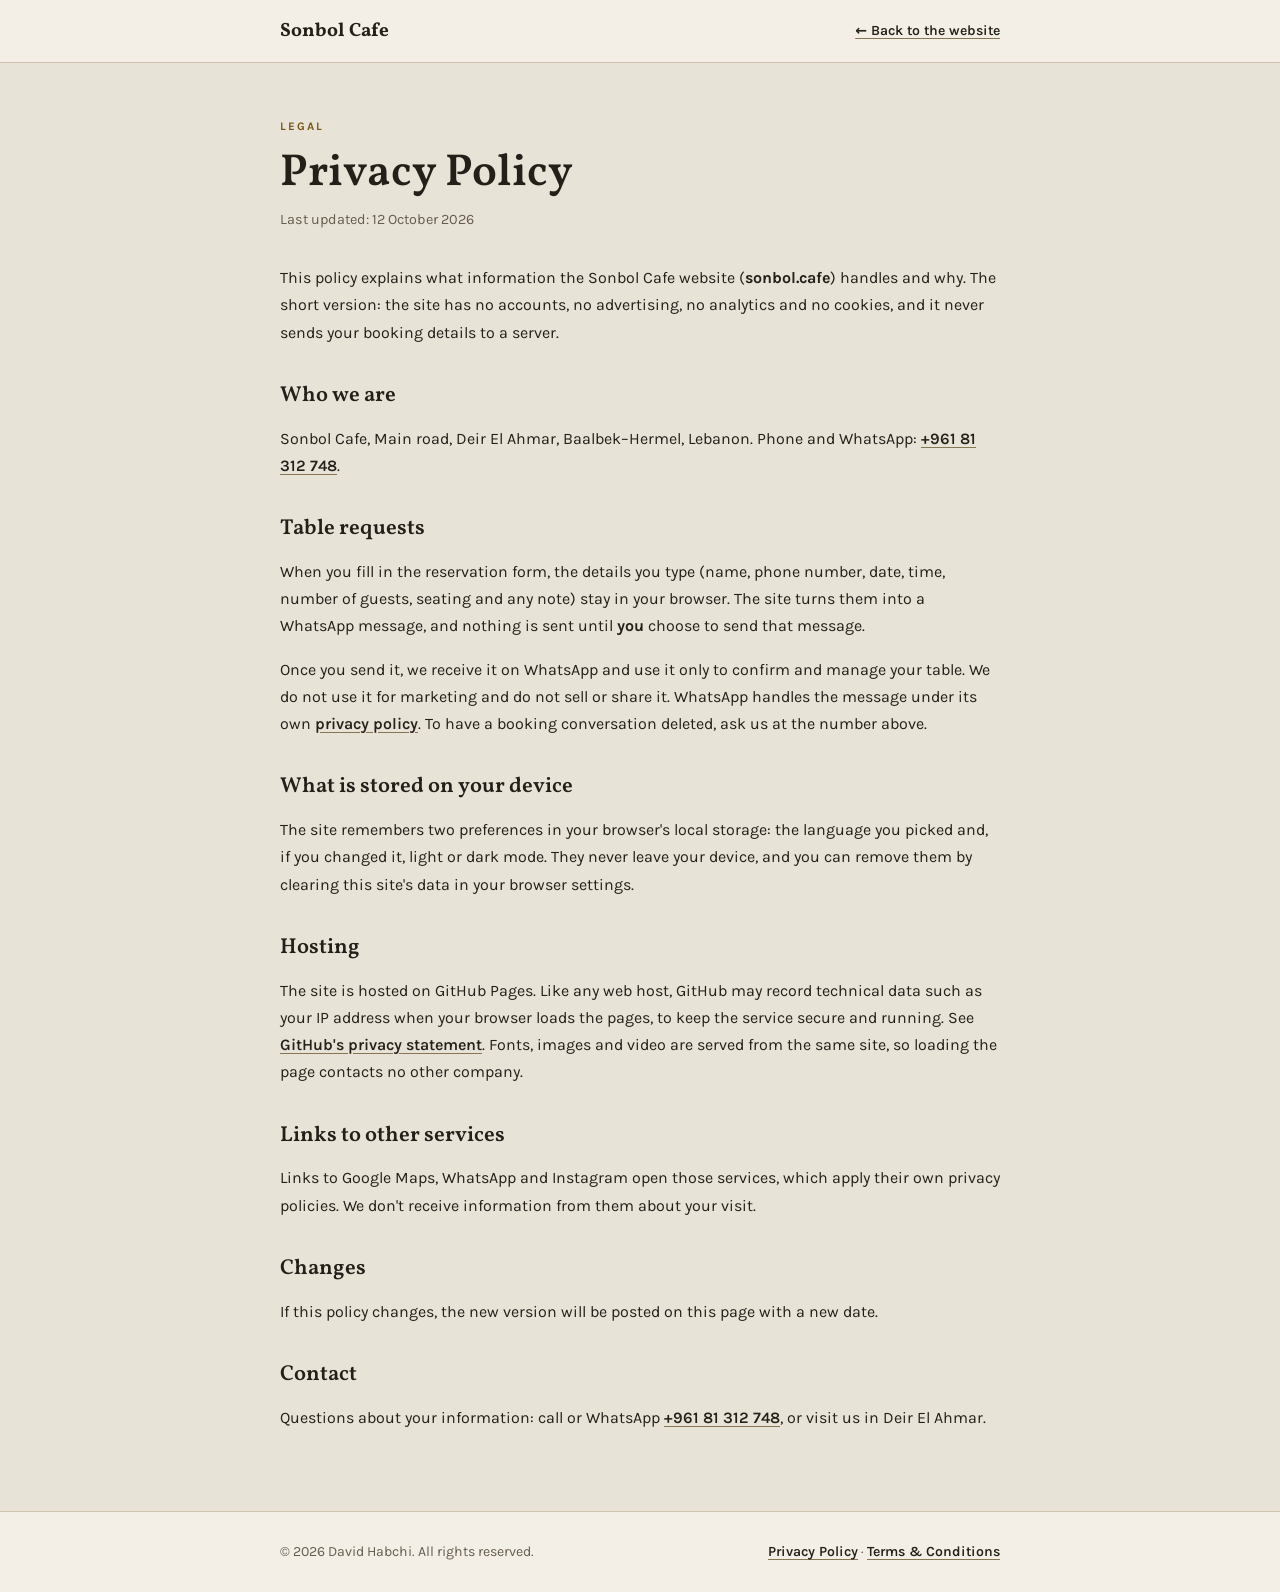
<file: privacy.html>
<!doctype html>
<html lang="en">
<head>
<meta charset="utf-8">
<meta name="viewport" content="width=device-width,initial-scale=1">
<title>Privacy Policy · Sonbol Cafe</title>
<meta name="description" content="How the Sonbol Cafe website handles your information.">
<link rel="canonical" href="https://sonbol.cafe/privacy.html">
<link rel="stylesheet" href="assets/theme.css">
<link rel="stylesheet" href="assets/page.css">
</head>
<body>
<header class="page-bar">
  <div class="in">
    <a class="brand" href="./">Sonbol Cafe</a>
    <a class="back" href="./">&larr; Back to the website</a>
  </div>
</header>

<main class="doc">
  <span class="eyebrow">Legal</span>
  <h1>Privacy Policy</h1>
  <p class="updated">Last updated: 12 October 2026</p>

  <p>This policy explains what information the Sonbol Cafe website (<b>sonbol.cafe</b>) handles and why. The short version: the site has no accounts, no advertising, no analytics and no cookies, and it never sends your booking details to a server.</p>

  <h2>Who we are</h2>
  <p>Sonbol Cafe, Main road, Deir El Ahmar, Baalbek–Hermel, Lebanon. Phone and WhatsApp: <a href="tel:+96181312748">+961 81 312 748</a>.</p>

  <h2>Table requests</h2>
  <p>When you fill in the reservation form, the details you type (name, phone number, date, time, number of guests, seating and any note) stay in your browser. The site turns them into a WhatsApp message, and nothing is sent until <b>you</b> choose to send that message.</p>
  <p>Once you send it, we receive it on WhatsApp and use it only to confirm and manage your table. We do not use it for marketing and do not sell or share it. WhatsApp handles the message under its own <a href="https://www.whatsapp.com/legal/privacy-policy" target="_blank" rel="noopener">privacy policy</a>. To have a booking conversation deleted, ask us at the number above.</p>

  <h2>What is stored on your device</h2>
  <p>The site remembers two preferences in your browser's local storage: the language you picked and, if you changed it, light or dark mode. They never leave your device, and you can remove them by clearing this site's data in your browser settings.</p>

  <h2>Hosting</h2>
  <p>The site is hosted on GitHub Pages. Like any web host, GitHub may record technical data such as your IP address when your browser loads the pages, to keep the service secure and running. See <a href="https://docs.github.com/en/site-policy/privacy-policies/github-general-privacy-statement" target="_blank" rel="noopener">GitHub's privacy statement</a>. Fonts, images and video are served from the same site, so loading the page contacts no other company.</p>

  <h2>Links to other services</h2>
  <p>Links to Google Maps, WhatsApp and Instagram open those services, which apply their own privacy policies. We don't receive information from them about your visit.</p>

  <h2>Changes</h2>
  <p>If this policy changes, the new version will be posted on this page with a new date.</p>

  <h2>Contact</h2>
  <p>Questions about your information: call or WhatsApp <a href="tel:+96181312748">+961 81 312 748</a>, or visit us in Deir El Ahmar.</p>
</main>

<footer class="page-foot">
  <div class="in">
    <span>&copy; <span id="yr">2026</span> David Habchi. All rights reserved.</span>
    <span><a href="privacy.html">Privacy Policy</a> · <a href="terms.html">Terms &amp; Conditions</a></span>
  </div>
</footer>
<script>
/* same theme choice as the main page; rendering itself follows the OS without this */
try{ var t = localStorage.getItem('sonbol-theme'); if (t) document.documentElement.classList.add('theme-' + t); }catch(e){}
document.getElementById('yr').textContent = new Date().getFullYear();
</script>
</body>
</html>
</file>
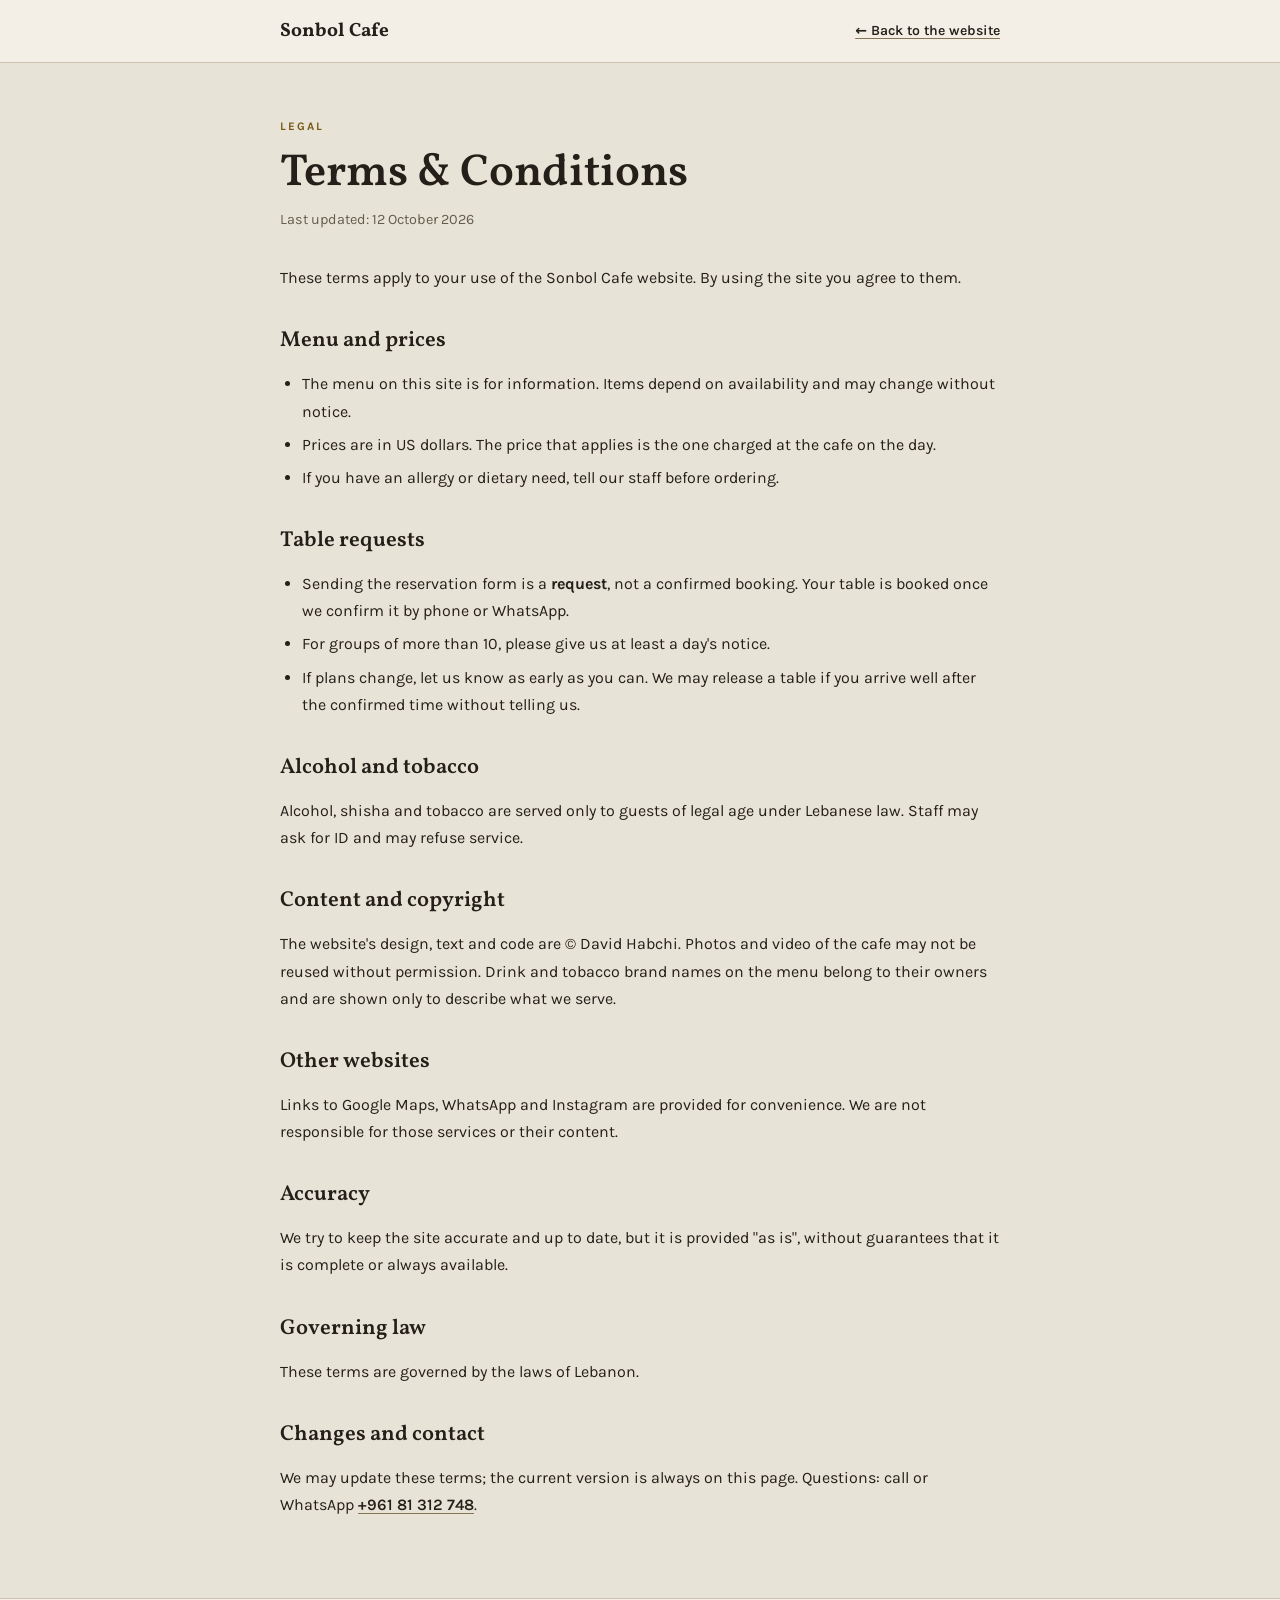
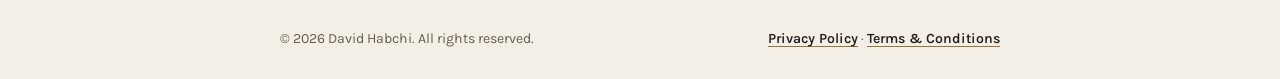
<file: terms.html>
<!doctype html>
<html lang="en">
<head>
<meta charset="utf-8">
<meta name="viewport" content="width=device-width,initial-scale=1">
<title>Terms &amp; Conditions · Sonbol Cafe</title>
<meta name="description" content="Terms for using the Sonbol Cafe website and requesting a table.">
<link rel="canonical" href="https://sonbol.cafe/terms.html">
<link rel="stylesheet" href="assets/theme.css">
<link rel="stylesheet" href="assets/page.css">
</head>
<body>
<header class="page-bar">
  <div class="in">
    <a class="brand" href="./">Sonbol Cafe</a>
    <a class="back" href="./">&larr; Back to the website</a>
  </div>
</header>

<main class="doc">
  <span class="eyebrow">Legal</span>
  <h1>Terms &amp; Conditions</h1>
  <p class="updated">Last updated: 12 October 2026</p>

  <p>These terms apply to your use of the Sonbol Cafe website. By using the site you agree to them.</p>

  <h2>Menu and prices</h2>
  <ul>
    <li>The menu on this site is for information. Items depend on availability and may change without notice.</li>
    <li>Prices are in US dollars. The price that applies is the one charged at the cafe on the day.</li>
    <li>If you have an allergy or dietary need, tell our staff before ordering.</li>
  </ul>

  <h2>Table requests</h2>
  <ul>
    <li>Sending the reservation form is a <b>request</b>, not a confirmed booking. Your table is booked once we confirm it by phone or WhatsApp.</li>
    <li>For groups of more than 10, please give us at least a day's notice.</li>
    <li>If plans change, let us know as early as you can. We may release a table if you arrive well after the confirmed time without telling us.</li>
  </ul>

  <h2>Alcohol and tobacco</h2>
  <p>Alcohol, shisha and tobacco are served only to guests of legal age under Lebanese law. Staff may ask for ID and may refuse service.</p>

  <h2>Content and copyright</h2>
  <p>The website's design, text and code are &copy; David Habchi. Photos and video of the cafe may not be reused without permission. Drink and tobacco brand names on the menu belong to their owners and are shown only to describe what we serve.</p>

  <h2>Other websites</h2>
  <p>Links to Google Maps, WhatsApp and Instagram are provided for convenience. We are not responsible for those services or their content.</p>

  <h2>Accuracy</h2>
  <p>We try to keep the site accurate and up to date, but it is provided "as is", without guarantees that it is complete or always available.</p>

  <h2>Governing law</h2>
  <p>These terms are governed by the laws of Lebanon.</p>

  <h2>Changes and contact</h2>
  <p>We may update these terms; the current version is always on this page. Questions: call or WhatsApp <a href="tel:+96181312748">+961 81 312 748</a>.</p>
</main>

<footer class="page-foot">
  <div class="in">
    <span>&copy; <span id="yr">2026</span> David Habchi. All rights reserved.</span>
    <span><a href="privacy.html">Privacy Policy</a> · <a href="terms.html">Terms &amp; Conditions</a></span>
  </div>
</footer>
<script>
/* same theme choice as the main page; rendering itself follows the OS without this */
try{ var t = localStorage.getItem('sonbol-theme'); if (t) document.documentElement.classList.add('theme-' + t); }catch(e){}
document.getElementById('yr').textContent = new Date().getFullYear();
</script>
</body>
</html>
</file>
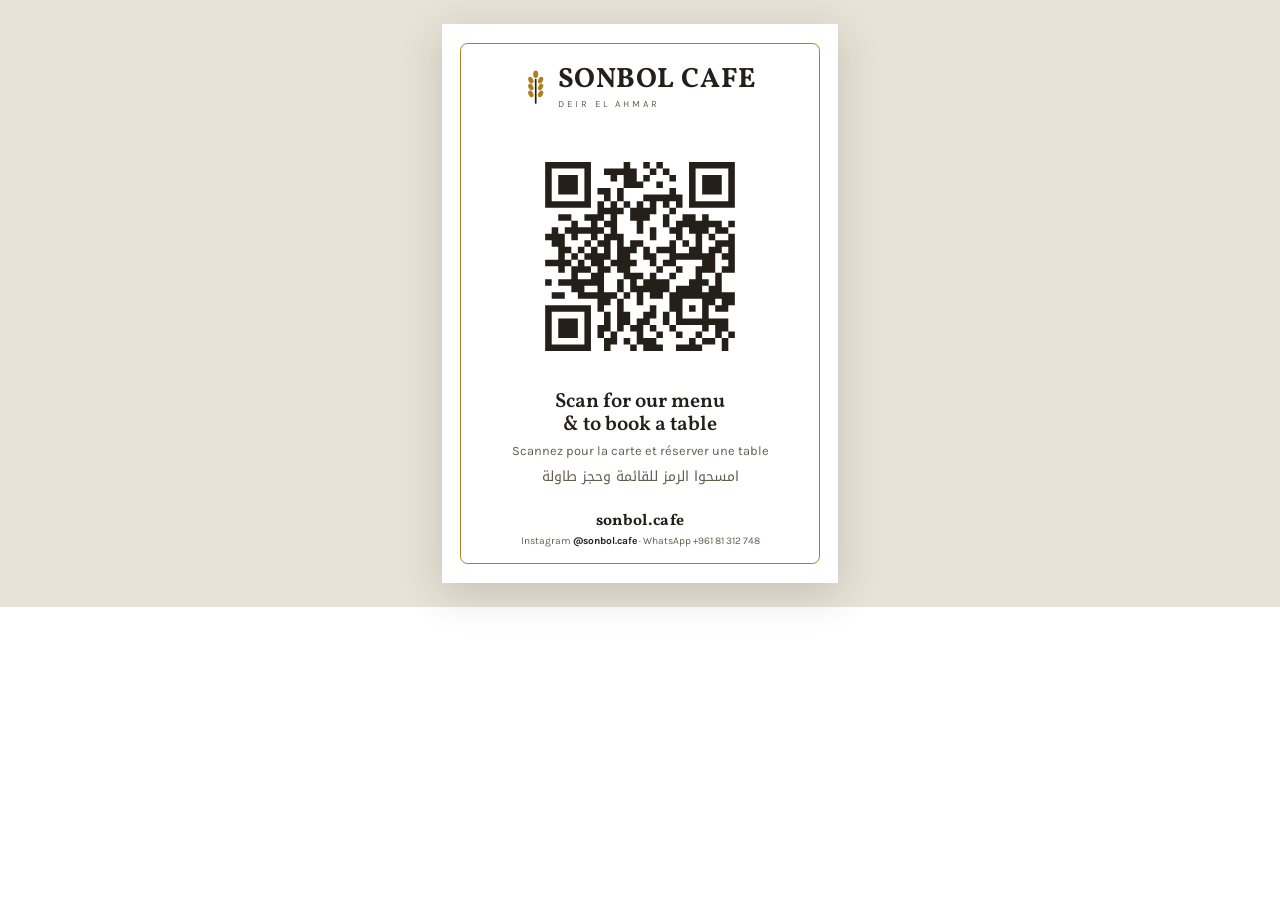
<file: print/table-card.html>
<!doctype html>
<html lang="en">
<head>
<meta charset="utf-8">
<meta name="viewport" content="width=device-width,initial-scale=1">
<title>Table card · Sonbol Cafe</title>
<!-- Printable table card. Open in a browser and print (no margins, 100% scale):
       table-card.html          one A6 card (105 x 148 mm)
       table-card.html?sheet=a4 four cards on A4, with cut lines
     The QR image is sonbol-qr.svg; regenerate it with tools/make_qr.py. -->
<link rel="stylesheet" href="../assets/theme.css">
<style>
  @page{size:105mm 148mm; margin:0}   /* A6; the A6 keyword is not supported everywhere */
  :root{color-scheme:light}
  *{box-sizing:border-box}
  html,body{margin:0; background:#fff}
  body{font-family:var(--body); color:var(--palette-ink); -webkit-print-color-adjust:exact; print-color-adjust:exact}

  .sheet{display:flex; flex-wrap:wrap; width:105mm}
  .card{
    width:105mm; height:148mm; padding:11mm 10mm 9mm;
    display:flex; flex-direction:column; align-items:center; text-align:center;
    background:#fff; position:relative; overflow:hidden;
  }
  /* thin wheat frame, inset so it survives a slightly off cut */
  .card::before{content:""; position:absolute; inset:5mm; border:0.35mm solid var(--palette-wheat); border-radius:2mm; pointer-events:none}

  .brand{display:flex; align-items:center; gap:2.6mm}
  .brand svg{width:6.2mm; height:9mm; color:var(--palette-ink)}
  .brand svg .ears{color:var(--palette-wheat)}
  .brand b{display:block; font-family:var(--display); font-weight:700; font-size:7.4mm; letter-spacing:.02em; line-height:1}
  .brand span{display:block; font-size:2.5mm; letter-spacing:.32em; text-transform:uppercase; color:var(--palette-earth); margin-top:1.2mm; text-align:start}

  .qr{width:64mm; height:64mm; margin-top:7mm; display:block}

  .scan{margin-top:3.5mm; display:grid; gap:1.4mm}
  .scan .en{font-family:var(--display); font-weight:600; font-size:5.4mm; line-height:1.15; text-wrap:balance}
  .scan .fr{font-size:3.4mm; color:var(--palette-earth)}
  .scan .ar{font-family:var(--arabic); font-size:3.7mm; color:var(--palette-earth); direction:rtl}

  .small{margin-top:auto; font-size:2.7mm; color:var(--palette-earth); line-height:1.5}
  .small b{color:var(--palette-ink); font-weight:700}
  .small .web{font-family:var(--display); font-size:4.2mm; letter-spacing:.02em}

  /* four-up A4: 2 x 2 A6 is exactly 210 x 296 mm, dashed lines show where to cut */
  html.a4 .sheet{width:210mm}
  html.a4 .card:nth-child(odd){border-right:0.2mm dashed #B9B0A0}
  html.a4 .card:nth-child(-n+2){border-bottom:0.2mm dashed #B9B0A0}

  @media screen{
    body{background:#E8E3D7; padding:24px}
    .sheet{margin-inline:auto; box-shadow:0 10px 40px rgba(36,31,25,.18)}
  }
</style>
<script>
  if (/[?&]sheet=a4\b/.test(location.search)){
    document.documentElement.className = 'a4';
    document.write('<style>@page{size:210mm 297mm; margin:0}</style>');
  }
</script>
</head>
<body>
<div class="sheet">
  <section class="card">
    <div class="brand">
      <svg viewBox="0 0 22 32" fill="none" aria-hidden="true">
        <path d="M11 31V9" stroke="currentColor" stroke-width="1.6" stroke-linecap="round"/>
        <g fill="currentColor" class="ears">
          <ellipse cx="11" cy="4" rx="2.4" ry="3.6"/>
          <ellipse cx="6.4" cy="9.5" rx="2.2" ry="3.3" transform="rotate(-28 6.4 9.5)"/>
          <ellipse cx="15.6" cy="9.5" rx="2.2" ry="3.3" transform="rotate(28 15.6 9.5)"/>
          <ellipse cx="6.4" cy="16" rx="2.2" ry="3.3" transform="rotate(-28 6.4 16)"/>
          <ellipse cx="15.6" cy="16" rx="2.2" ry="3.3" transform="rotate(28 15.6 16)"/>
          <ellipse cx="6.4" cy="22.5" rx="2.2" ry="3.3" transform="rotate(-28 6.4 22.5)"/>
          <ellipse cx="15.6" cy="22.5" rx="2.2" ry="3.3" transform="rotate(28 15.6 22.5)"/>
        </g>
      </svg>
      <div><b>SONBOL CAFE</b><span>Deir El Ahmar</span></div>
    </div>

    <img class="qr" src="sonbol-qr.svg" alt="QR code for the Sonbol Cafe website">

    <div class="scan">
      <div class="en">Scan for our menu &amp; to book a table</div>
      <div class="fr">Scannez pour la carte et réserver une table</div>
      <div class="ar" lang="ar">امسحوا الرمز للقائمة وحجز طاولة</div>
    </div>

    <div class="small"><b class="web">sonbol.cafe</b><br>Instagram <b>@sonbol.cafe</b> · WhatsApp <span dir="ltr">+961 81 312 748</span></div>
  </section>
</div>
<script>
  if (document.documentElement.className === 'a4'){
    var sheet = document.querySelector('.sheet'), card = sheet.firstElementChild;
    for (var i = 0; i < 3; i++) sheet.appendChild(card.cloneNode(true));
  }
</script>
</body>
</html>
</file>
<file: assets/theme.css>
/* Shared by every page: brand fonts and the theme tokens.
   Check contrast after changing colours:  python3 tools/check-contrast.py */

@font-face{font-family:'Karla';font-style:normal;font-weight:400;font-display:swap;src:url(fonts/karla-var-latin-ext.woff2) format('woff2');unicode-range:U+0100-02BA, U+02BD-02C5, U+02C7-02CC, U+02CE-02D7, U+02DD-02FF, U+0304, U+0308, U+0329, U+1D00-1DBF, U+1E00-1E9F, U+1EF2-1EFF, U+2020, U+20A0-20AB, U+20AD-20C4, U+2113, U+2C60-2C7F, U+A720-A7FF}
@font-face{font-family:'Karla';font-style:normal;font-weight:400;font-display:swap;src:url(fonts/karla-var-latin.woff2) format('woff2');unicode-range:U+0000-00FF, U+0131, U+0152-0153, U+02BB-02BC, U+02C6, U+02DA, U+02DC, U+0304, U+0308, U+0329, U+2000-206F, U+20AC, U+2122, U+2191, U+2193, U+2212, U+2215, U+FEFF, U+FFFD}
@font-face{font-family:'Karla';font-style:normal;font-weight:600;font-display:swap;src:url(fonts/karla-var-latin-ext.woff2) format('woff2');unicode-range:U+0100-02BA, U+02BD-02C5, U+02C7-02CC, U+02CE-02D7, U+02DD-02FF, U+0304, U+0308, U+0329, U+1D00-1DBF, U+1E00-1E9F, U+1EF2-1EFF, U+2020, U+20A0-20AB, U+20AD-20C4, U+2113, U+2C60-2C7F, U+A720-A7FF}
@font-face{font-family:'Karla';font-style:normal;font-weight:600;font-display:swap;src:url(fonts/karla-var-latin.woff2) format('woff2');unicode-range:U+0000-00FF, U+0131, U+0152-0153, U+02BB-02BC, U+02C6, U+02DA, U+02DC, U+0304, U+0308, U+0329, U+2000-206F, U+20AC, U+2122, U+2191, U+2193, U+2212, U+2215, U+FEFF, U+FFFD}
@font-face{font-family:'Karla';font-style:normal;font-weight:700;font-display:swap;src:url(fonts/karla-var-latin-ext.woff2) format('woff2');unicode-range:U+0100-02BA, U+02BD-02C5, U+02C7-02CC, U+02CE-02D7, U+02DD-02FF, U+0304, U+0308, U+0329, U+1D00-1DBF, U+1E00-1E9F, U+1EF2-1EFF, U+2020, U+20A0-20AB, U+20AD-20C4, U+2113, U+2C60-2C7F, U+A720-A7FF}
@font-face{font-family:'Karla';font-style:normal;font-weight:700;font-display:swap;src:url(fonts/karla-var-latin.woff2) format('woff2');unicode-range:U+0000-00FF, U+0131, U+0152-0153, U+02BB-02BC, U+02C6, U+02DA, U+02DC, U+0304, U+0308, U+0329, U+2000-206F, U+20AC, U+2122, U+2191, U+2193, U+2212, U+2215, U+FEFF, U+FFFD}
@font-face{font-family:'Noto Kufi Arabic';font-style:normal;font-weight:400;font-display:swap;src:url(fonts/noto-kufi-arabic-var-arabic.woff2) format('woff2');unicode-range:U+0600-06FF, U+0750-077F, U+0870-0891, U+0897-08E1, U+08E3-08FF, U+200C-200E, U+2010-2011, U+204F, U+2E41, U+FB50-FDFF, U+FE70-FE74, U+FE76-FEFC, U+102E0-102FB, U+10E60-10E7E, U+10EC2-10EC7, U+10EC9-10EEE, U+10EF0-10EFF, U+1EE00-1EE03, U+1EE05-1EE1F, U+1EE21-1EE22, U+1EE24, U+1EE27, U+1EE29-1EE32, U+1EE34-1EE37, U+1EE39, U+1EE3B, U+1EE42, U+1EE47, U+1EE49, U+1EE4B, U+1EE4D-1EE4F, U+1EE51-1EE52, U+1EE54, U+1EE57, U+1EE59, U+1EE5B, U+1EE5D, U+1EE5F, U+1EE61-1EE62, U+1EE64, U+1EE67-1EE6A, U+1EE6C-1EE72, U+1EE74-1EE77, U+1EE79-1EE7C, U+1EE7E, U+1EE80-1EE89, U+1EE8B-1EE9B, U+1EEA1-1EEA3, U+1EEA5-1EEA9, U+1EEAB-1EEBB, U+1EEF0-1EEF1}
@font-face{font-family:'Noto Kufi Arabic';font-style:normal;font-weight:400;font-display:swap;src:url(fonts/noto-kufi-arabic-var-latin-ext.woff2) format('woff2');unicode-range:U+0100-02BA, U+02BD-02C5, U+02C7-02CC, U+02CE-02D7, U+02DD-02FF, U+0304, U+0308, U+0329, U+1D00-1DBF, U+1E00-1E9F, U+1EF2-1EFF, U+2020, U+20A0-20AB, U+20AD-20C4, U+2113, U+2C60-2C7F, U+A720-A7FF}
@font-face{font-family:'Noto Kufi Arabic';font-style:normal;font-weight:400;font-display:swap;src:url(fonts/noto-kufi-arabic-var-latin.woff2) format('woff2');unicode-range:U+0000-00FF, U+0131, U+0152-0153, U+02BB-02BC, U+02C6, U+02DA, U+02DC, U+0304, U+0308, U+0329, U+2000-206F, U+20AC, U+2122, U+2191, U+2193, U+2212, U+2215, U+FEFF, U+FFFD}
@font-face{font-family:'Noto Kufi Arabic';font-style:normal;font-weight:700;font-display:swap;src:url(fonts/noto-kufi-arabic-var-arabic.woff2) format('woff2');unicode-range:U+0600-06FF, U+0750-077F, U+0870-0891, U+0897-08E1, U+08E3-08FF, U+200C-200E, U+2010-2011, U+204F, U+2E41, U+FB50-FDFF, U+FE70-FE74, U+FE76-FEFC, U+102E0-102FB, U+10E60-10E7E, U+10EC2-10EC7, U+10EC9-10EEE, U+10EF0-10EFF, U+1EE00-1EE03, U+1EE05-1EE1F, U+1EE21-1EE22, U+1EE24, U+1EE27, U+1EE29-1EE32, U+1EE34-1EE37, U+1EE39, U+1EE3B, U+1EE42, U+1EE47, U+1EE49, U+1EE4B, U+1EE4D-1EE4F, U+1EE51-1EE52, U+1EE54, U+1EE57, U+1EE59, U+1EE5B, U+1EE5D, U+1EE5F, U+1EE61-1EE62, U+1EE64, U+1EE67-1EE6A, U+1EE6C-1EE72, U+1EE74-1EE77, U+1EE79-1EE7C, U+1EE7E, U+1EE80-1EE89, U+1EE8B-1EE9B, U+1EEA1-1EEA3, U+1EEA5-1EEA9, U+1EEAB-1EEBB, U+1EEF0-1EEF1}
@font-face{font-family:'Noto Kufi Arabic';font-style:normal;font-weight:700;font-display:swap;src:url(fonts/noto-kufi-arabic-var-latin-ext.woff2) format('woff2');unicode-range:U+0100-02BA, U+02BD-02C5, U+02C7-02CC, U+02CE-02D7, U+02DD-02FF, U+0304, U+0308, U+0329, U+1D00-1DBF, U+1E00-1E9F, U+1EF2-1EFF, U+2020, U+20A0-20AB, U+20AD-20C4, U+2113, U+2C60-2C7F, U+A720-A7FF}
@font-face{font-family:'Noto Kufi Arabic';font-style:normal;font-weight:700;font-display:swap;src:url(fonts/noto-kufi-arabic-var-latin.woff2) format('woff2');unicode-range:U+0000-00FF, U+0131, U+0152-0153, U+02BB-02BC, U+02C6, U+02DA, U+02DC, U+0304, U+0308, U+0329, U+2000-206F, U+20AC, U+2122, U+2191, U+2193, U+2212, U+2215, U+FEFF, U+FFFD}
@font-face{font-family:'Vollkorn';font-style:italic;font-weight:600;font-display:swap;src:url(fonts/vollkorn-italic-latin-ext.woff2) format('woff2');unicode-range:U+0100-02BA, U+02BD-02C5, U+02C7-02CC, U+02CE-02D7, U+02DD-02FF, U+0304, U+0308, U+0329, U+1D00-1DBF, U+1E00-1E9F, U+1EF2-1EFF, U+2020, U+20A0-20AB, U+20AD-20C4, U+2113, U+2C60-2C7F, U+A720-A7FF}
@font-face{font-family:'Vollkorn';font-style:italic;font-weight:600;font-display:swap;src:url(fonts/vollkorn-italic-latin.woff2) format('woff2');unicode-range:U+0000-00FF, U+0131, U+0152-0153, U+02BB-02BC, U+02C6, U+02DA, U+02DC, U+0304, U+0308, U+0329, U+2000-206F, U+20AC, U+2122, U+2191, U+2193, U+2212, U+2215, U+FEFF, U+FFFD}
@font-face{font-family:'Vollkorn';font-style:normal;font-weight:600;font-display:swap;src:url(fonts/vollkorn-var-latin-ext.woff2) format('woff2');unicode-range:U+0100-02BA, U+02BD-02C5, U+02C7-02CC, U+02CE-02D7, U+02DD-02FF, U+0304, U+0308, U+0329, U+1D00-1DBF, U+1E00-1E9F, U+1EF2-1EFF, U+2020, U+20A0-20AB, U+20AD-20C4, U+2113, U+2C60-2C7F, U+A720-A7FF}
@font-face{font-family:'Vollkorn';font-style:normal;font-weight:600;font-display:swap;src:url(fonts/vollkorn-var-latin.woff2) format('woff2');unicode-range:U+0000-00FF, U+0131, U+0152-0153, U+02BB-02BC, U+02C6, U+02DA, U+02DC, U+0304, U+0308, U+0329, U+2000-206F, U+20AC, U+2122, U+2191, U+2193, U+2212, U+2215, U+FEFF, U+FFFD}
@font-face{font-family:'Vollkorn';font-style:normal;font-weight:700;font-display:swap;src:url(fonts/vollkorn-var-latin-ext.woff2) format('woff2');unicode-range:U+0100-02BA, U+02BD-02C5, U+02C7-02CC, U+02CE-02D7, U+02DD-02FF, U+0304, U+0308, U+0329, U+1D00-1DBF, U+1E00-1E9F, U+1EF2-1EFF, U+2020, U+20A0-20AB, U+20AD-20C4, U+2113, U+2C60-2C7F, U+A720-A7FF}
@font-face{font-family:'Vollkorn';font-style:normal;font-weight:700;font-display:swap;src:url(fonts/vollkorn-var-latin.woff2) format('woff2');unicode-range:U+0000-00FF, U+0131, U+0152-0153, U+02BB-02BC, U+02C6, U+02DA, U+02DC, U+0304, U+0308, U+0329, U+2000-206F, U+20AC, U+2122, U+2191, U+2193, U+2212, U+2215, U+FEFF, U+FFFD}

/* ===================== THEME SYSTEM =====================
   Three layers:
   1. Palette  – raw brand colours. Components never use these directly.
   2. Semantic – what a colour is FOR (--color-text, --color-action, ...).
                 Each theme is one block that sets every semantic token.
   3. Media    – text and controls drawn over the walk-in video. The video
                 looks the same in every theme, so these are fixed.

   Choosing a theme (no JavaScript needed to render):
   - no theme class on <html>  -> follows the OS setting (light or dark)
   - <html class="theme-dark"> / "theme-light" -> forced by the visitor's toggle
   Adding a theme: copy a semantic block, name it .theme-<name>, change values,
   then run tools/check-contrast.py. Nothing else needs to change.
   Every text pairing below is >= 4.5:1 (WCAG AA), every control border and
   focus ring >= 3:1 against what it sits on, in both themes. */

/* 1. Palette */
:root{
  --palette-plaster:#F3EFE6;   --palette-limestone:#E8E3D7;  --palette-dust:#DFD8C8;
  --palette-sand:#CCC2AE;      --palette-clay:#877655;       --palette-earth:#655C4E;
  --palette-ink:#241F19;
  --palette-night:#17150F;     --palette-night-2:#201D16;    --palette-night-3:#2A261D;
  --palette-night-line:#39342A; --palette-night-clay:#7C715B; --palette-ash:#A1977F;
  --palette-bone:#EFE9DB;
  --palette-wheat:#B07E22;     --palette-wheat-deep:#7A5717; --palette-wheat-light:#D7A647;
  --palette-wheat-glow:#E7B65A;
  --palette-ember:#8E3B2F;     --palette-ember-bright:#B75039; --palette-ember-light:#CE7763;
  --palette-cream:#F6F0E4;     --palette-cream-bright:#FBF6EC; --palette-soot:#1B1710;
  --palette-scrim-rgb:20 16 10;

  --display:'Vollkorn',Georgia,'Times New Roman',serif;
  --body:'Karla',system-ui,-apple-system,'Segoe UI',sans-serif;
  --arabic:'Noto Kufi Arabic','Segoe UI',system-ui,sans-serif;
}

/* 2a. Light (default) */
:root, .theme-light{
  color-scheme:light;
  --color-bg:var(--palette-limestone);           /* page */
  --color-surface:var(--palette-plaster);        /* bands, cards */
  --color-surface-alt:var(--palette-dust);       /* set-menu panel, booking recap */
  --color-text:var(--palette-ink);               /* 11.5–14.2:1 */
  --color-text-muted:var(--palette-earth);       /* 4.6–5.7:1 */
  --color-text-accent:var(--palette-wheat-deep); /* eyebrows, labels: 4.6–5.7:1 */
  --color-text-emphasis:var(--palette-ember);    /* prices: 5.3–6.5:1 */
  --color-border:var(--palette-sand);            /* decorative dividers (no contrast need) */
  --color-border-control:var(--palette-clay);    /* inputs, tabs, toggles: 3.1–3.9:1 */
  --color-accent:var(--palette-wheat);           /* decorative wheat: dots, logo, rules */
  --color-focus:var(--palette-wheat-deep);       /* focus ring: >= 4.6:1 */
  --color-action:var(--palette-ember);           /* primary button */
  --color-on-action:var(--palette-cream-bright); /* 6.9:1 */
  --color-selected:var(--palette-ink);           /* selected menu tab */
  --color-on-selected:var(--palette-limestone);  /* 12.8:1 */
  --color-toggle:var(--palette-wheat-deep);      /* active language */
  --color-on-toggle:var(--palette-cream-bright);
  --color-shadow:rgba(36,31,25,.10);
  --icon-to-dark:block; --icon-to-light:none;    /* theme button shows a moon */
}

/* 2b. Dark – forced by the toggle */
.theme-dark{
  color-scheme:dark;
  --color-bg:var(--palette-night);
  --color-surface:var(--palette-night-2);
  --color-surface-alt:var(--palette-night-3);
  --color-text:var(--palette-bone);              /* 12.5–15.1:1 */
  --color-text-muted:var(--palette-ash);         /* 5.2–6.3:1 */
  --color-text-accent:var(--palette-wheat-light);/* 6.8–8.2:1 */
  --color-text-emphasis:var(--palette-ember-light); /* 4.6–5.5:1 */
  --color-border:var(--palette-night-line);
  --color-border-control:var(--palette-night-clay); /* 3.1–3.7:1 */
  --color-accent:var(--palette-wheat-light);
  --color-focus:var(--palette-wheat-light);
  --color-action:var(--palette-ember-bright);
  --color-on-action:var(--palette-cream-bright); /* 4.6:1 */
  --color-selected:var(--palette-bone);
  --color-on-selected:var(--palette-night);
  --color-toggle:var(--palette-wheat-light);
  --color-on-toggle:var(--palette-soot);         /* 8.0:1 */
  --color-shadow:rgba(0,0,0,.45);
  --icon-to-dark:none; --icon-to-light:block;    /* theme button shows a sun */
}
/* 2c. Dark – from the OS setting when the visitor hasn't chosen. Must mirror 2b. */
@media (prefers-color-scheme:dark){
  :root:not([class*="theme-"]){
    color-scheme:dark;
    --color-bg:var(--palette-night);
    --color-surface:var(--palette-night-2);
    --color-surface-alt:var(--palette-night-3);
    --color-text:var(--palette-bone);
    --color-text-muted:var(--palette-ash);
    --color-text-accent:var(--palette-wheat-light);
    --color-text-emphasis:var(--palette-ember-light);
    --color-border:var(--palette-night-line);
    --color-border-control:var(--palette-night-clay);
    --color-accent:var(--palette-wheat-light);
    --color-focus:var(--palette-wheat-light);
    --color-action:var(--palette-ember-bright);
    --color-on-action:var(--palette-cream-bright);
    --color-selected:var(--palette-bone);
    --color-on-selected:var(--palette-night);
    --color-toggle:var(--palette-wheat-light);
    --color-on-toggle:var(--palette-soot);
    --color-shadow:rgba(0,0,0,.45);
    --icon-to-dark:none; --icon-to-light:block;
  }
}

/* 3. Media – over the walk-in video, identical in every theme */
:root{
  --color-media-bg:var(--palette-night);
  --media-scrim:var(--palette-scrim-rgb);        /* used as rgb(var(--media-scrim) / alpha) */
  --color-on-media:var(--palette-cream);
  --color-on-media-muted:rgb(246 240 228 / .84);
  --color-media-accent:var(--palette-wheat-glow);
  --color-on-media-accent:var(--palette-soot);
  --color-media-border:rgb(246 240 228 / .6);
}
</file>
<file: assets/page.css>
/* Text pages (privacy, terms). Colours and fonts come from theme.css. */
*{box-sizing:border-box}
body{
  margin:0; background:var(--color-bg); color:var(--color-text);
  font-family:var(--body); font-size:16px; line-height:1.7;
  -webkit-font-smoothing:antialiased;
}
a{color:var(--color-text); font-weight:600; text-decoration-color:var(--color-border-control); text-underline-offset:3px}
a:hover{color:var(--color-text-accent); text-decoration-color:currentColor}
:focus-visible{outline:2px solid var(--color-focus); outline-offset:3px; border-radius:2px}

.page-bar{border-bottom:1px solid var(--color-border); background:var(--color-surface)}
.page-bar .in,.doc,.page-foot .in{max-width:760px; margin-inline:auto; padding-inline:20px}
.page-bar .in{display:flex; align-items:center; justify-content:space-between; gap:16px; min-height:62px}
.brand{font-family:var(--display); font-weight:700; font-size:1.2rem; text-decoration:none; color:var(--color-text)}
.back{font-size:.88rem}

.doc{padding-block:48px 64px}
.eyebrow{font-size:.72rem; letter-spacing:.18em; text-transform:uppercase; font-weight:700; color:var(--color-text-accent)}
h1{font-family:var(--display); font-weight:600; font-size:clamp(2rem,6vw,2.8rem); line-height:1.15; margin:10px 0 8px}
.updated{color:var(--color-text-muted); font-size:.9rem; margin:0 0 32px}
h2{font-family:var(--display); font-weight:600; font-size:1.35rem; line-height:1.25; margin:36px 0 10px}
p,li{color:var(--color-text)}
ul{padding-inline-start:22px}
li{margin-block:6px}
.note{background:var(--color-surface-alt); border:1px solid var(--color-border); border-radius:3px; padding:16px 18px; color:var(--color-text)}

.page-foot{border-top:1px solid var(--color-border); background:var(--color-surface); padding-block:28px; font-size:.88rem; color:var(--color-text-muted)}
.page-foot .in{display:flex; flex-wrap:wrap; gap:10px 24px; justify-content:space-between}
</file>
